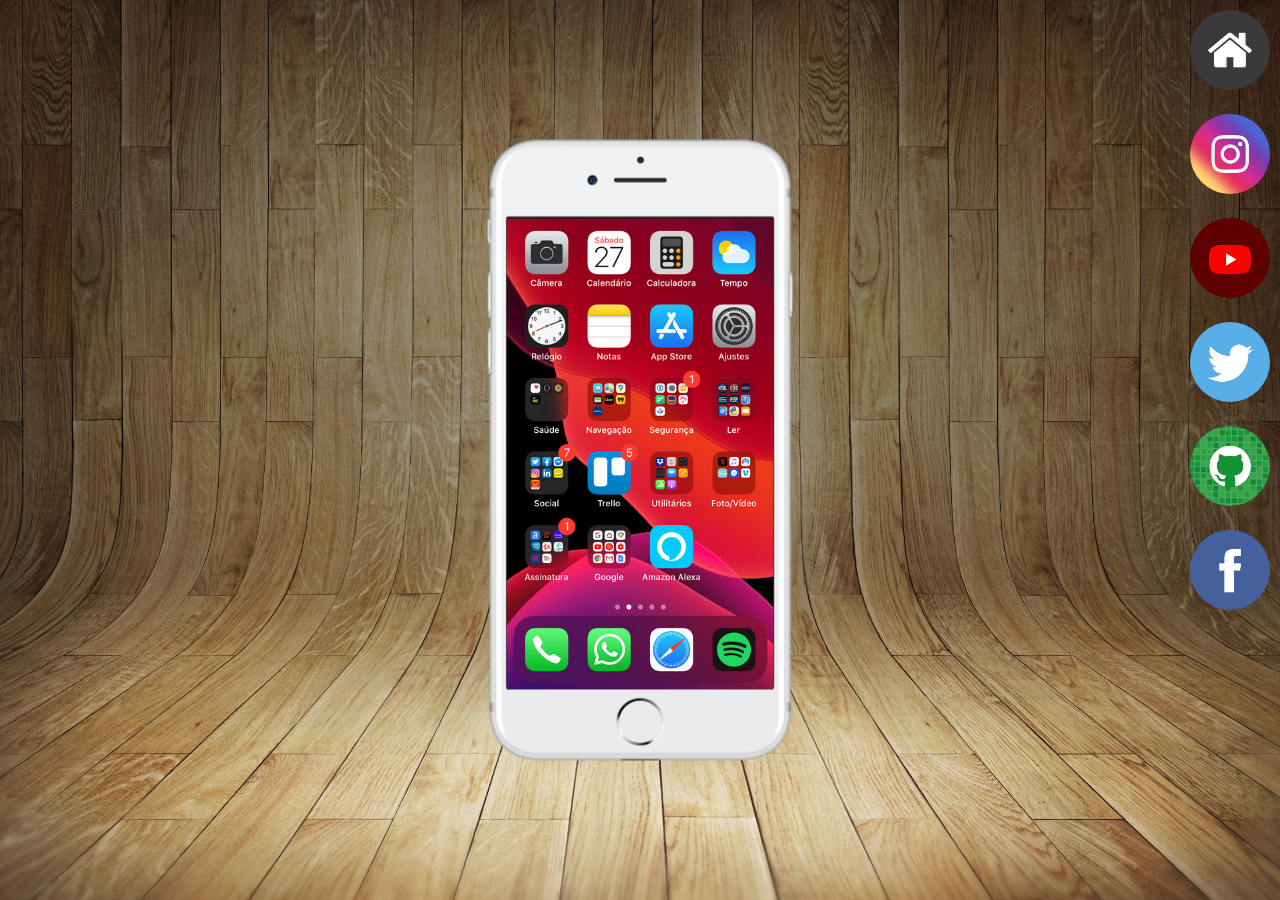
<file: index.html>
<!DOCTYPE html>
<html lang="pt-br">
<head>
    <meta charset="UTF-8">
    <meta name="viewport" content="width=device-width, initial-scale=1.0">
    <title>Projeto redes socias</title>
    <link rel="stylesheet" href="estilos/style.css">
<link rel="shortcut icon" href="favicon.ico" type="image/x-icon">
</head>
<body>
    <main>
        <section id="telefone">

            <iframe src="home.html" name="tela" id="tela" frameborder="0">
                <p>Seu navegador não é compativel com isso.</p>
            </iframe>
            

        </section>
        <section id="redes-sociais">
            <a href="home.html" target="tela"><img src="imagens/logo-home.jpg" alt="home"></a><br>
            <a href="instagram.html" target="tela"><img src="imagens/logo-instagram.jpg" alt="instagram"></a><br>
            <a href="youtube.html" target="tela"><img src="imagens/logo-youtube.jpg" alt="youtube"></a><br>
            <a href="twiter.html" target="tela"><img src="imagens/logo-twitter.jpg" alt="twiter"></a><br>
            <a href="github.html" target="tela"><img src="imagens/logo-github.jpg" alt="git hub"></a><br>
            <a href="facebook.html" target="tela"><img src="imagens/logo-facebook.jpg" alt="facebok"></a>

        </section>
    </main>
    
</body>
</html>
</file>
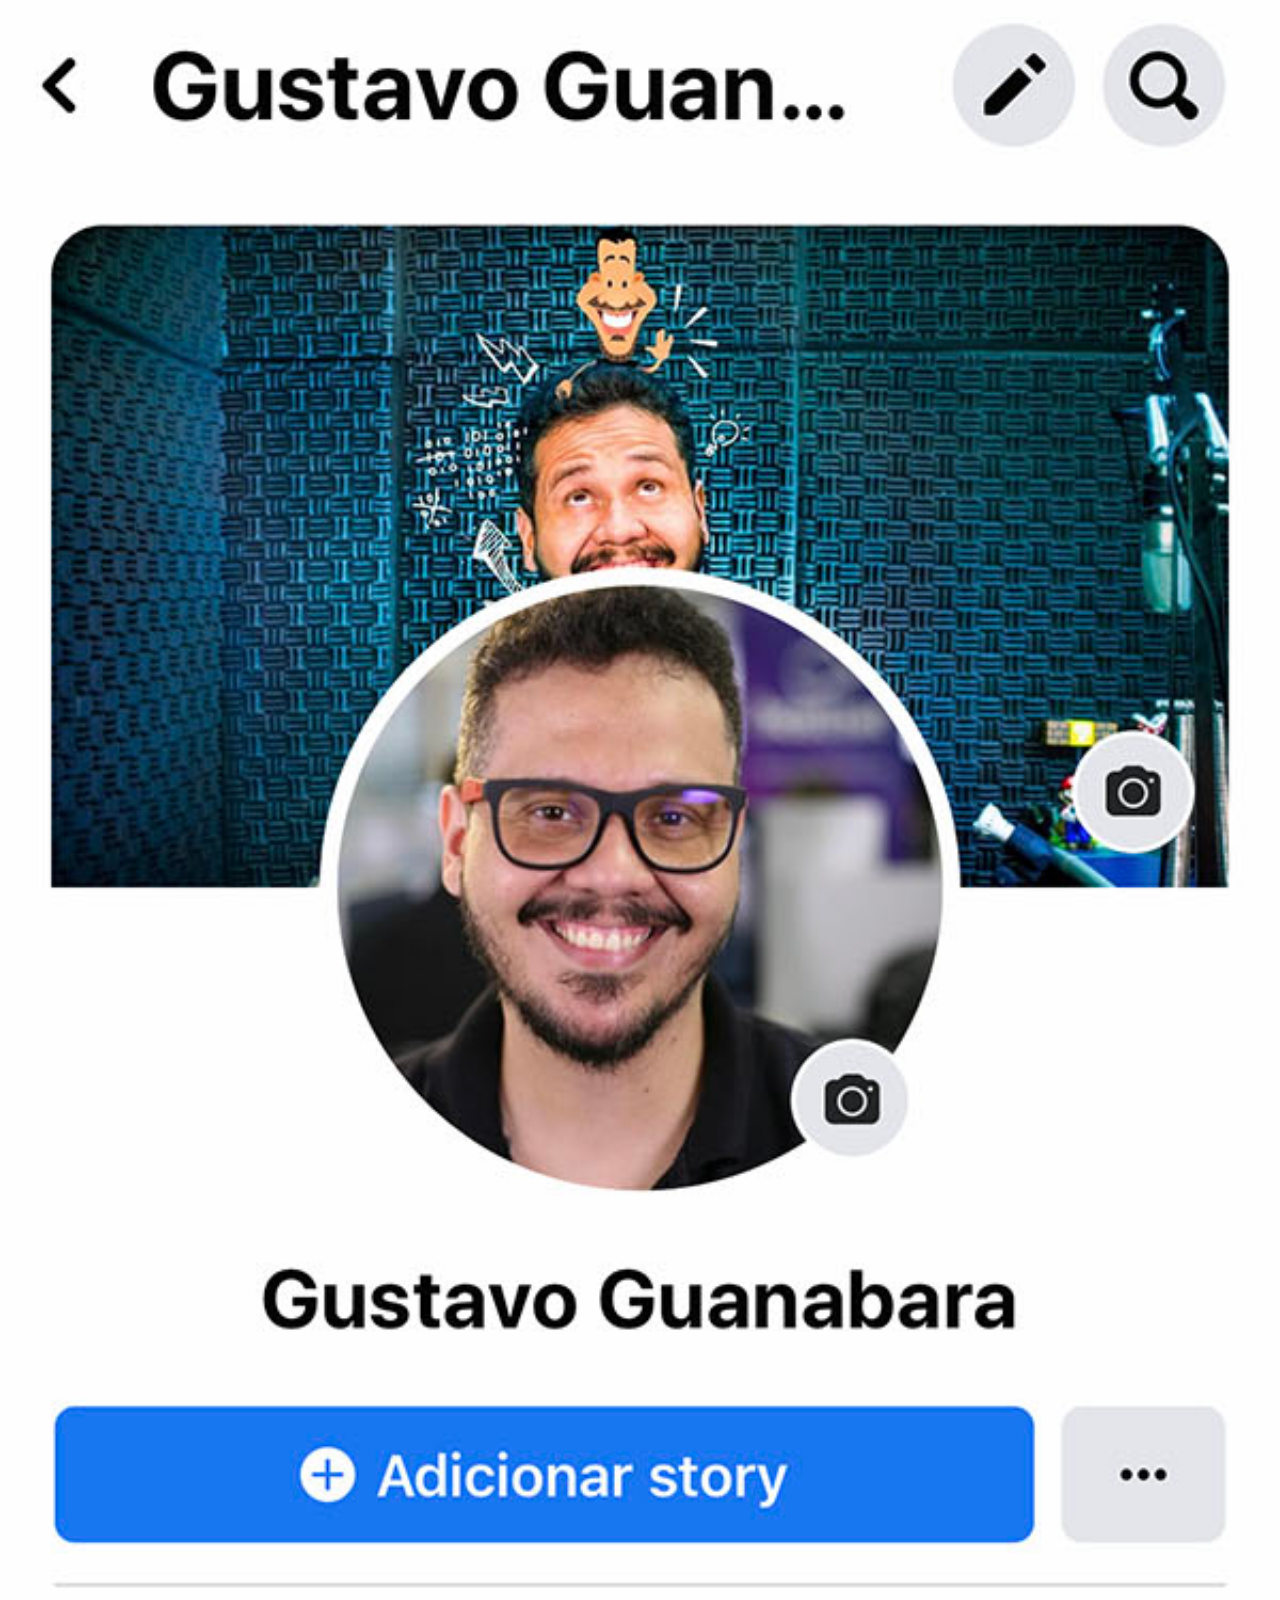
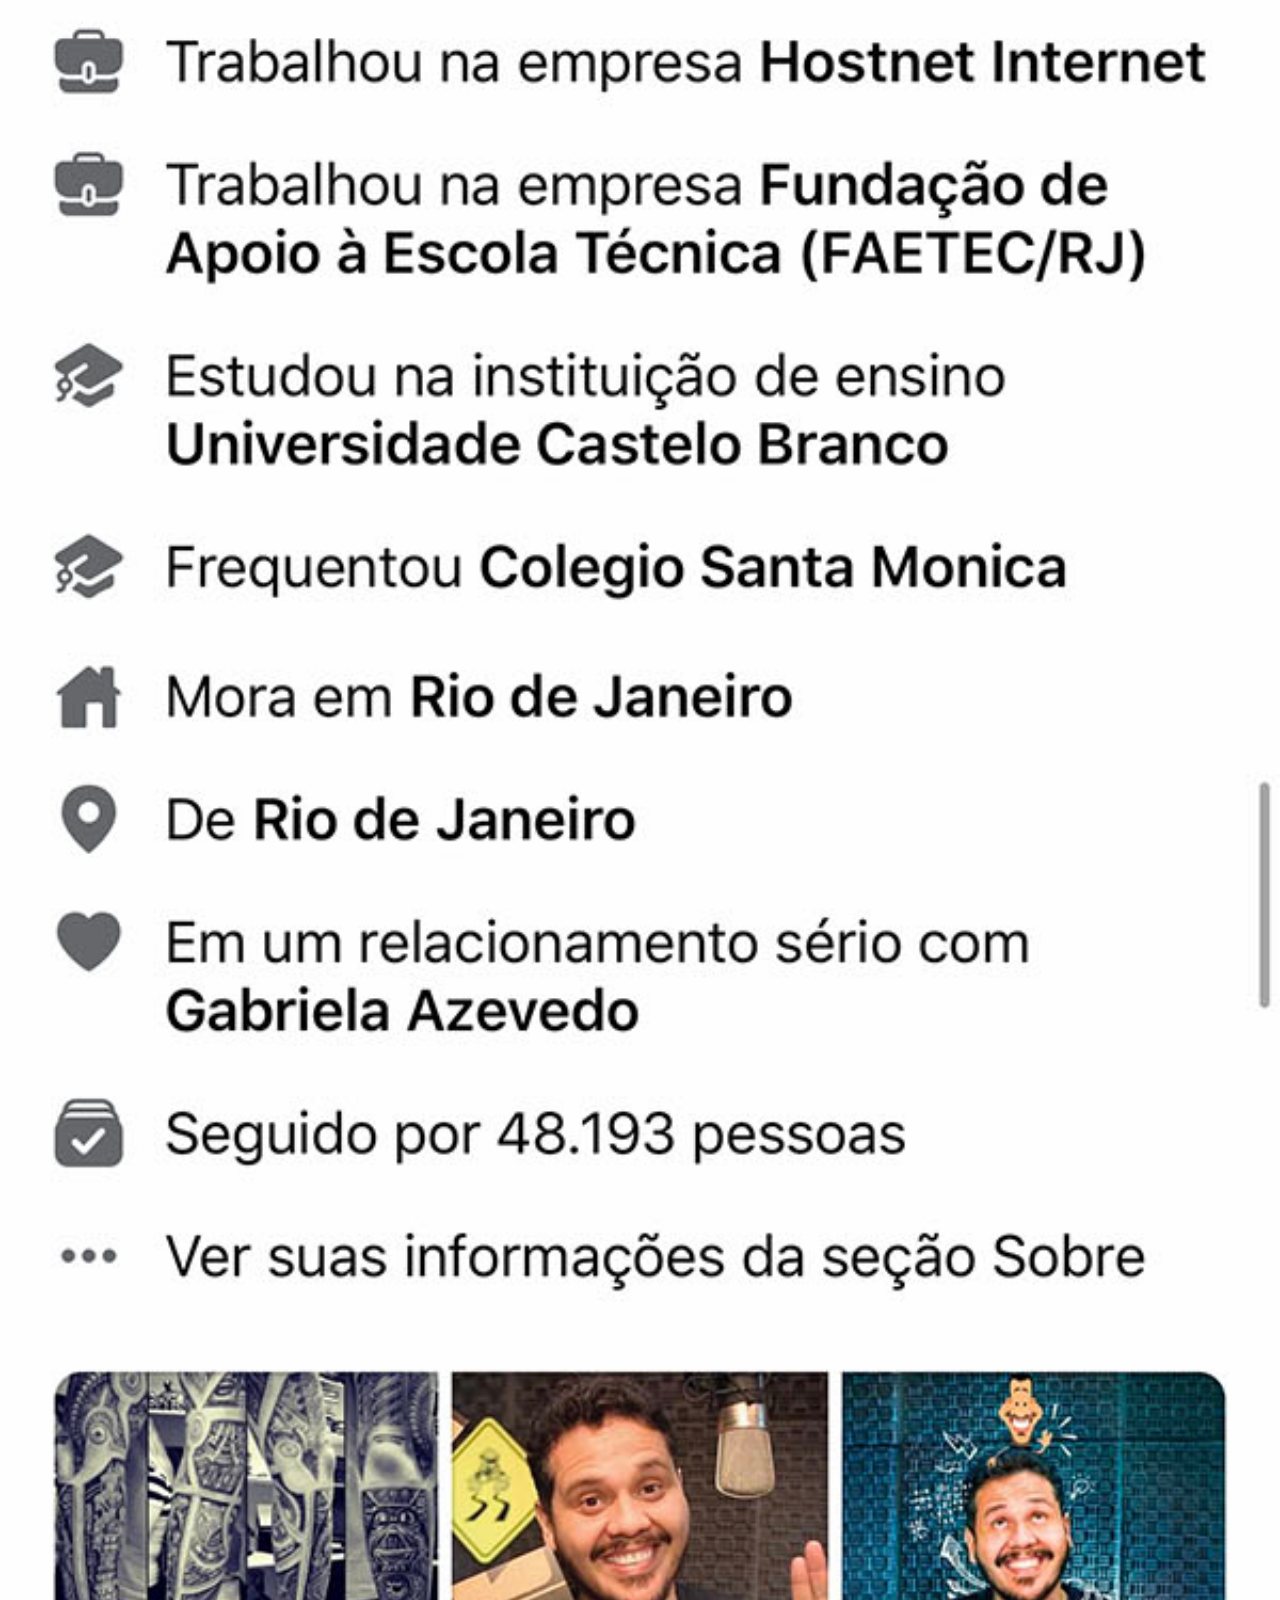
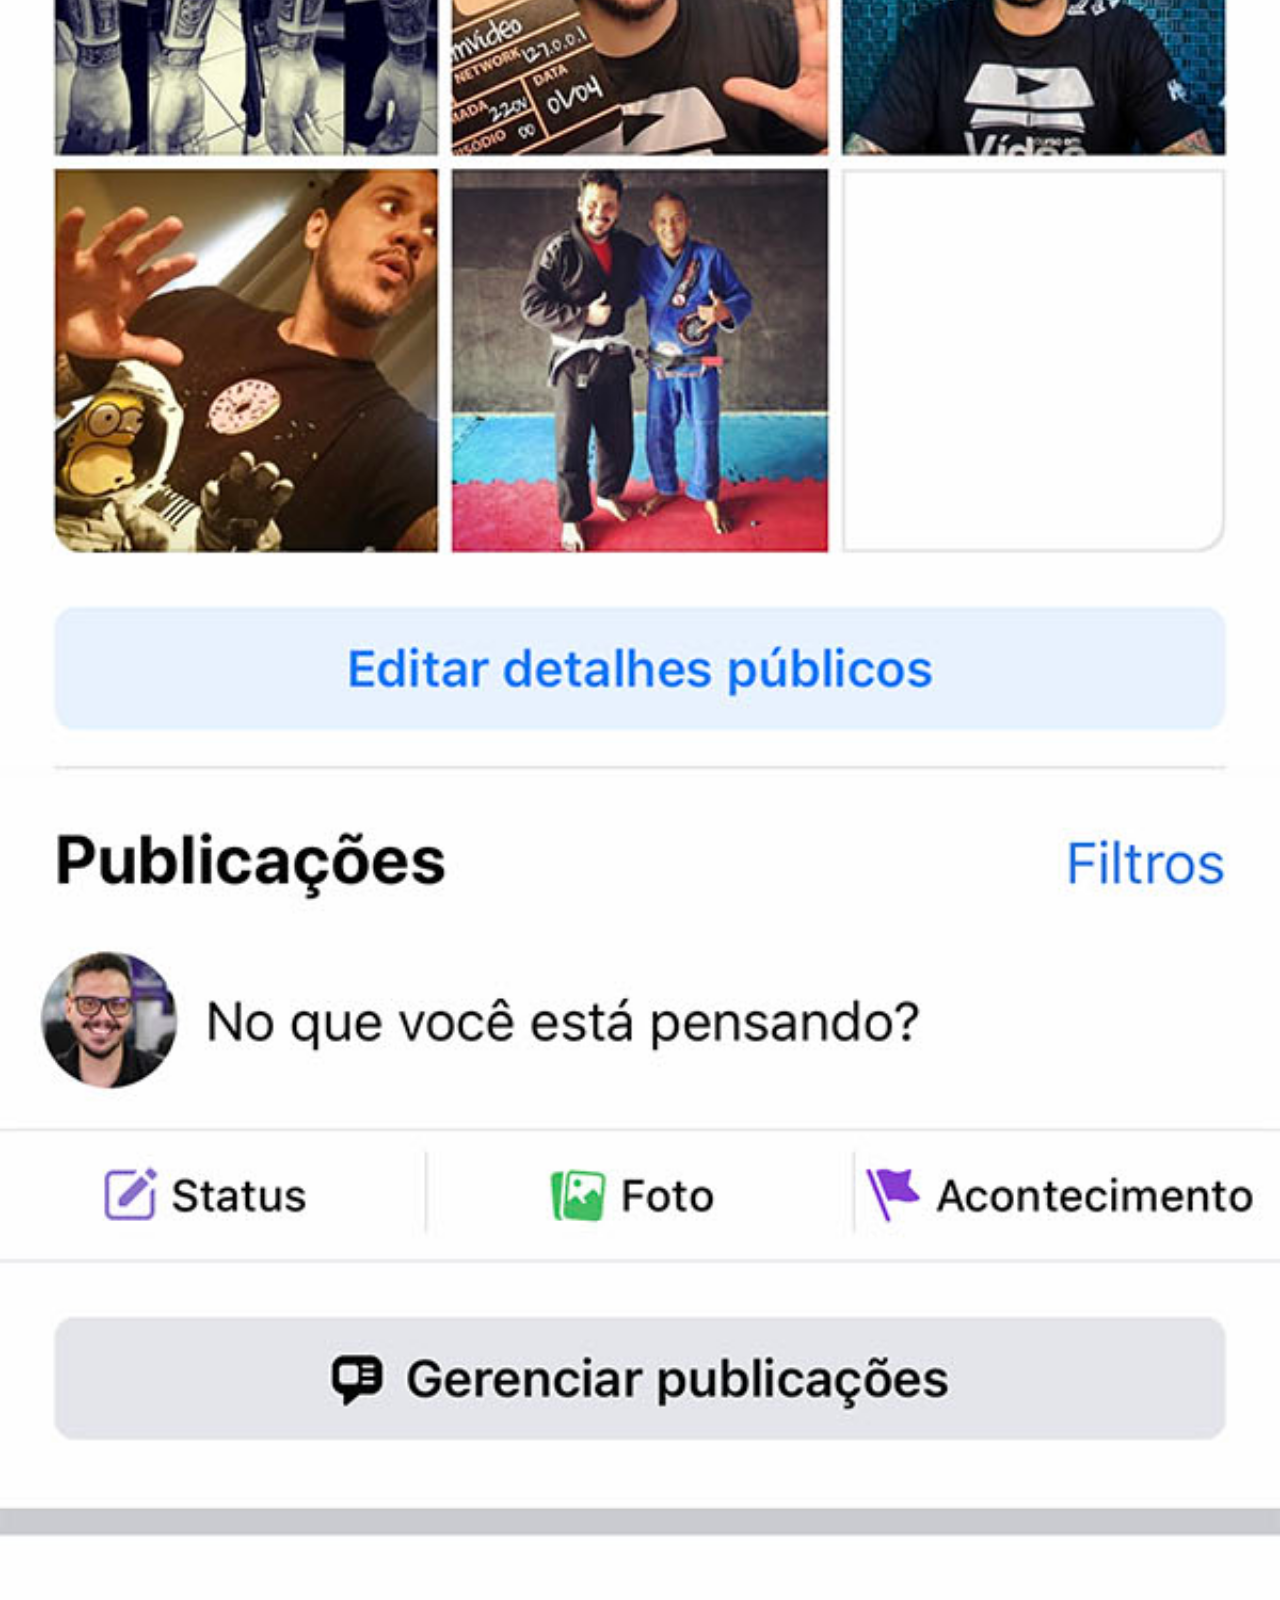
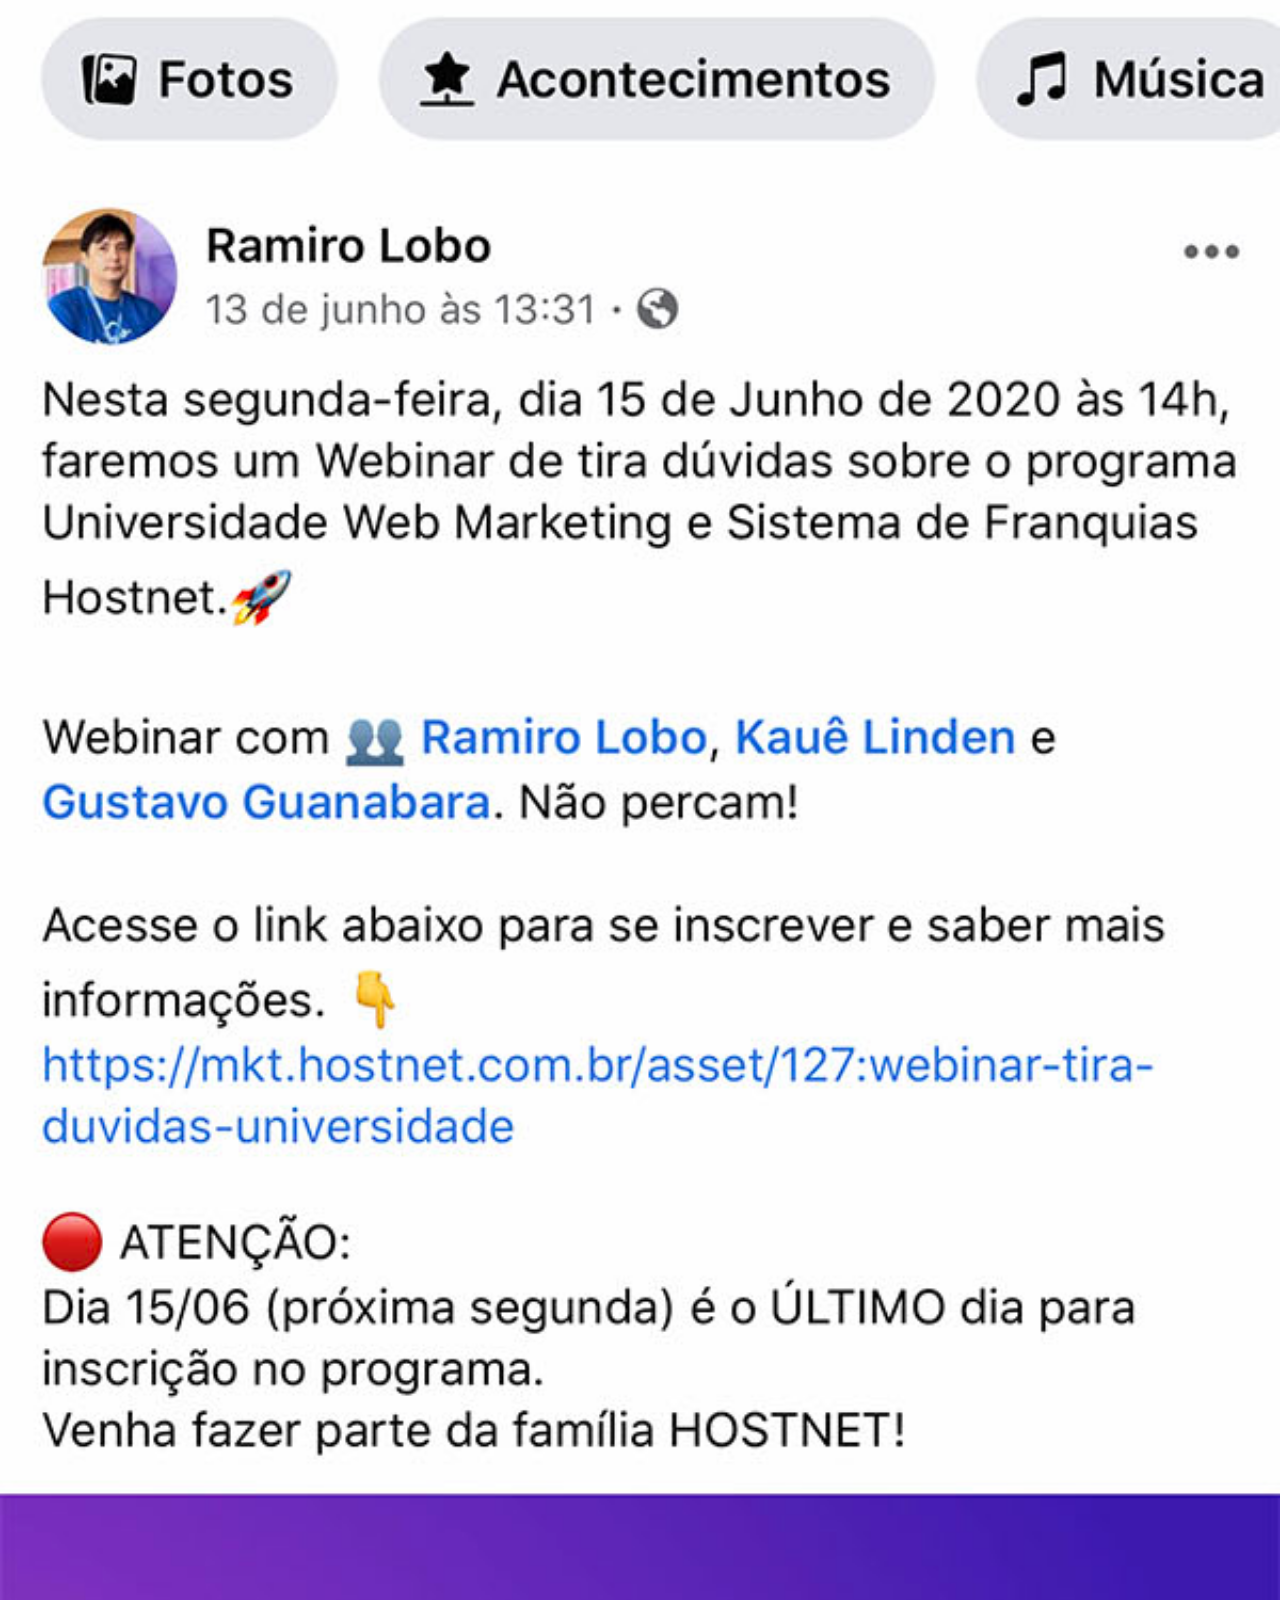
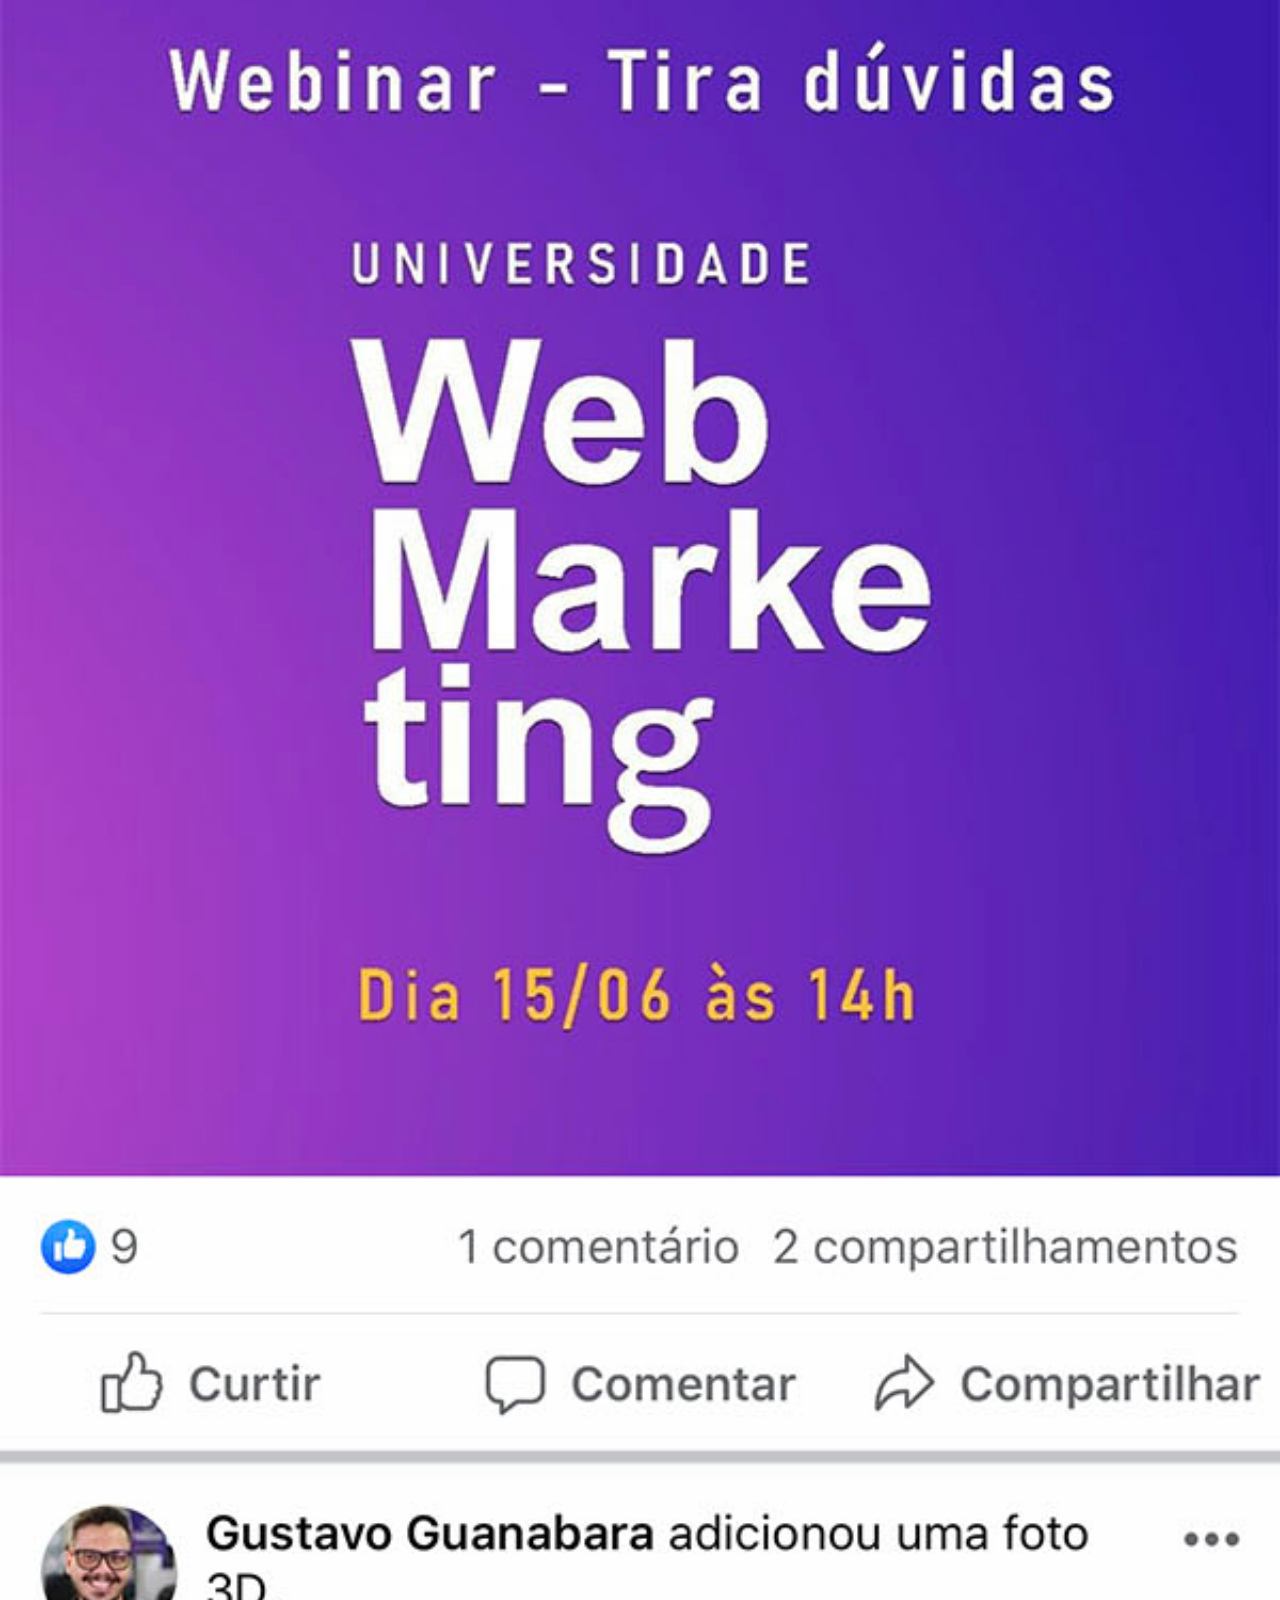
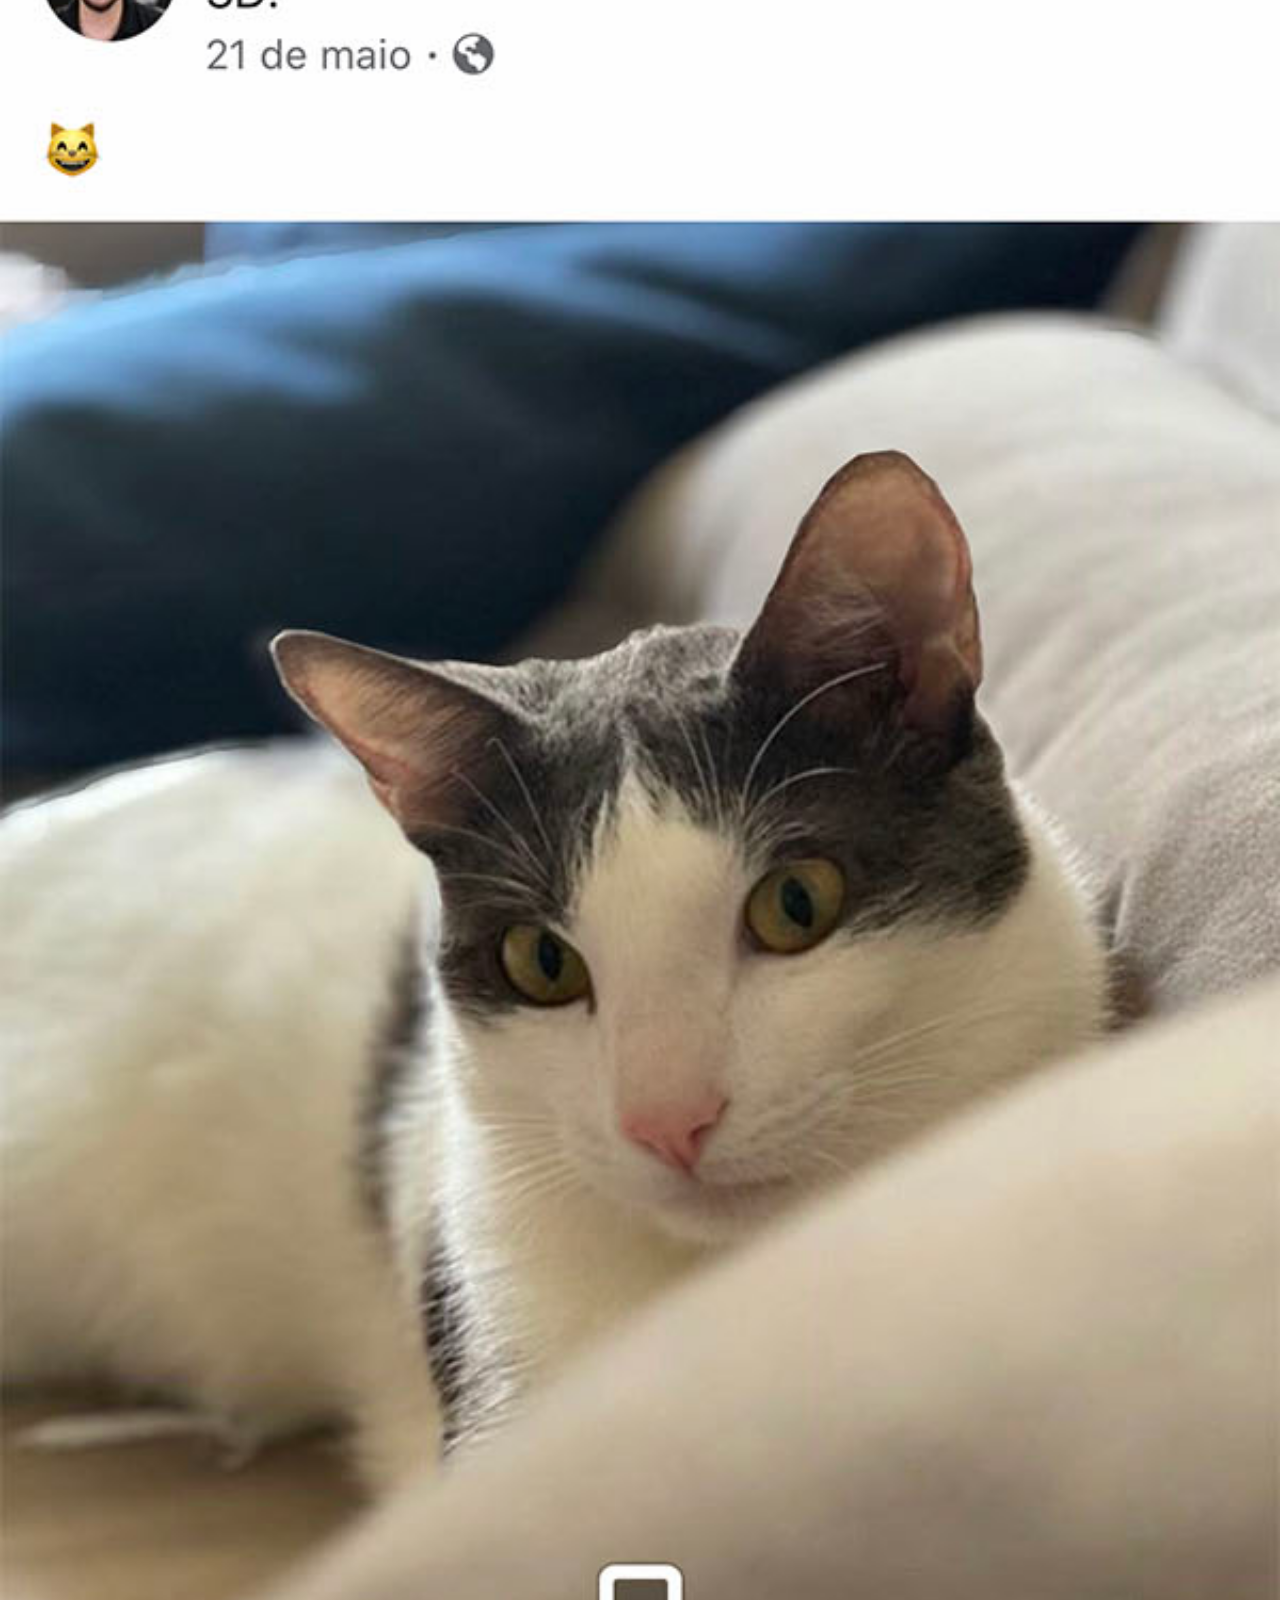
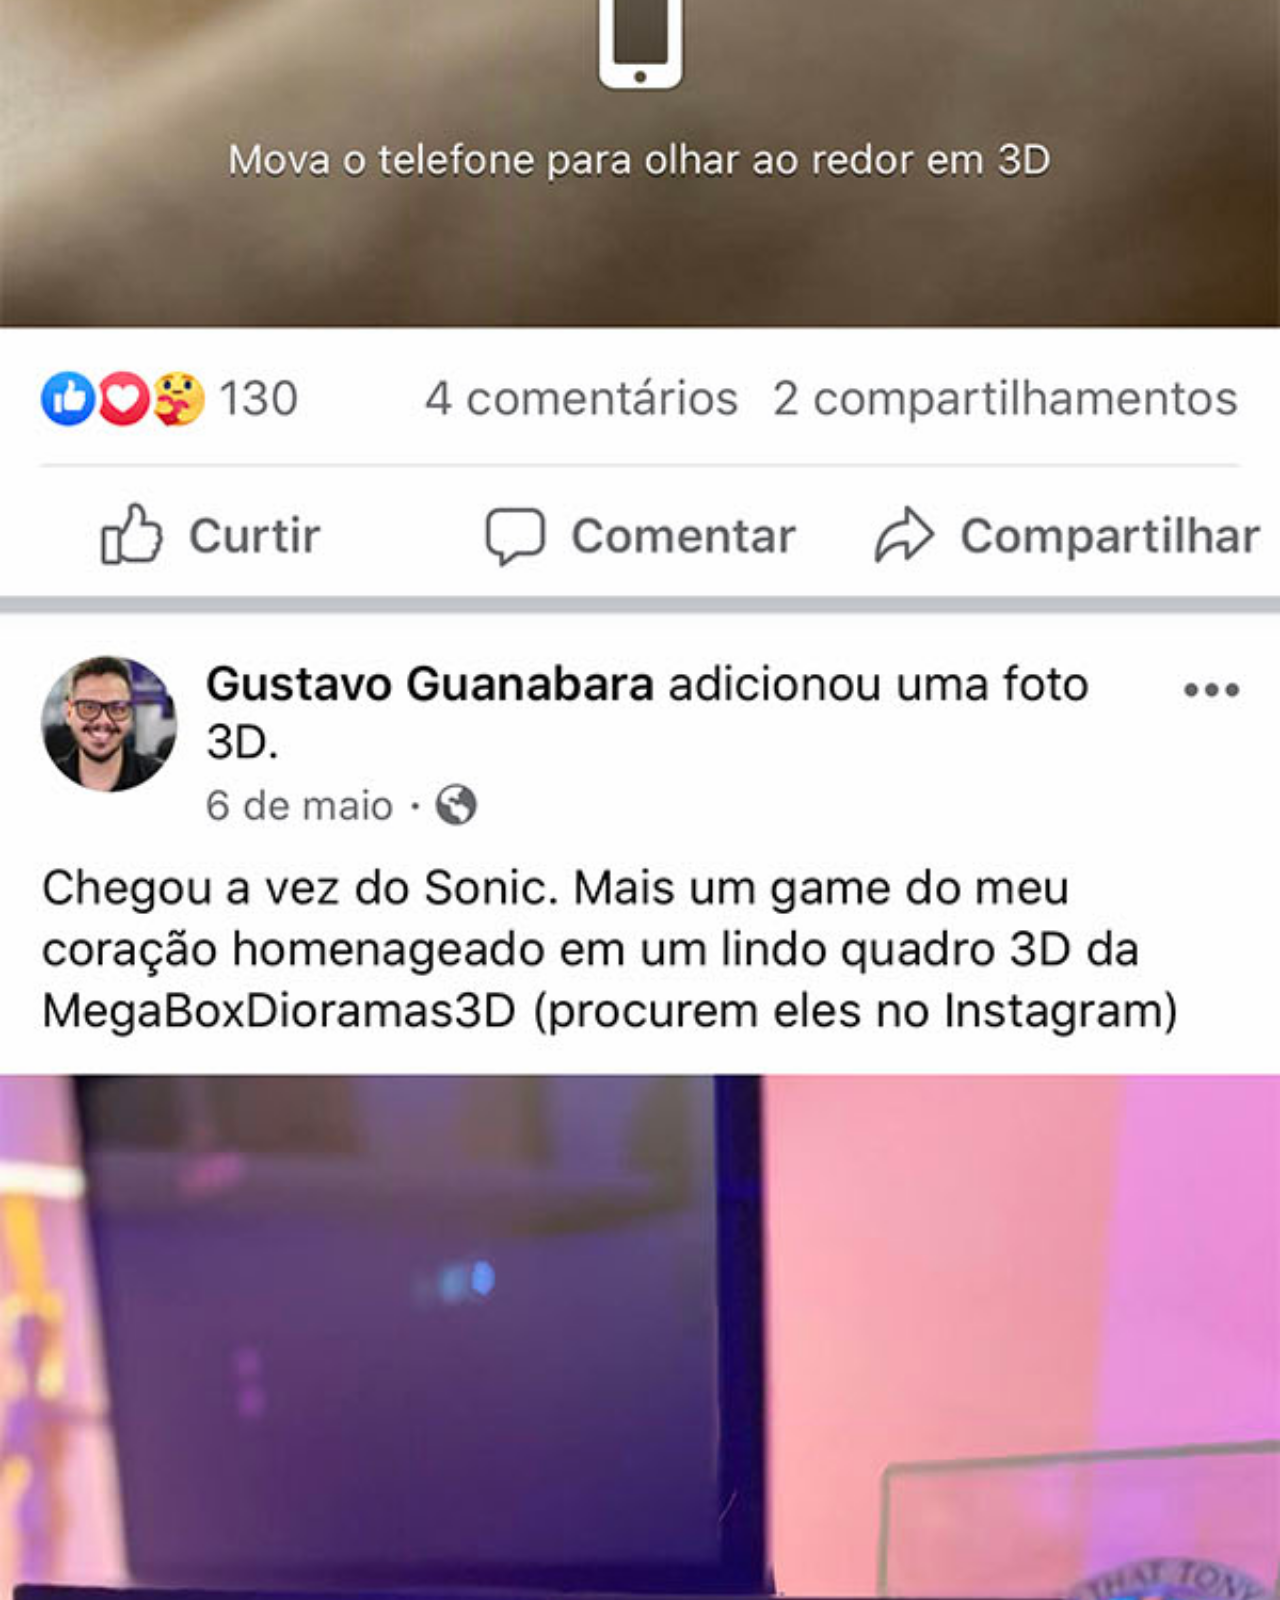
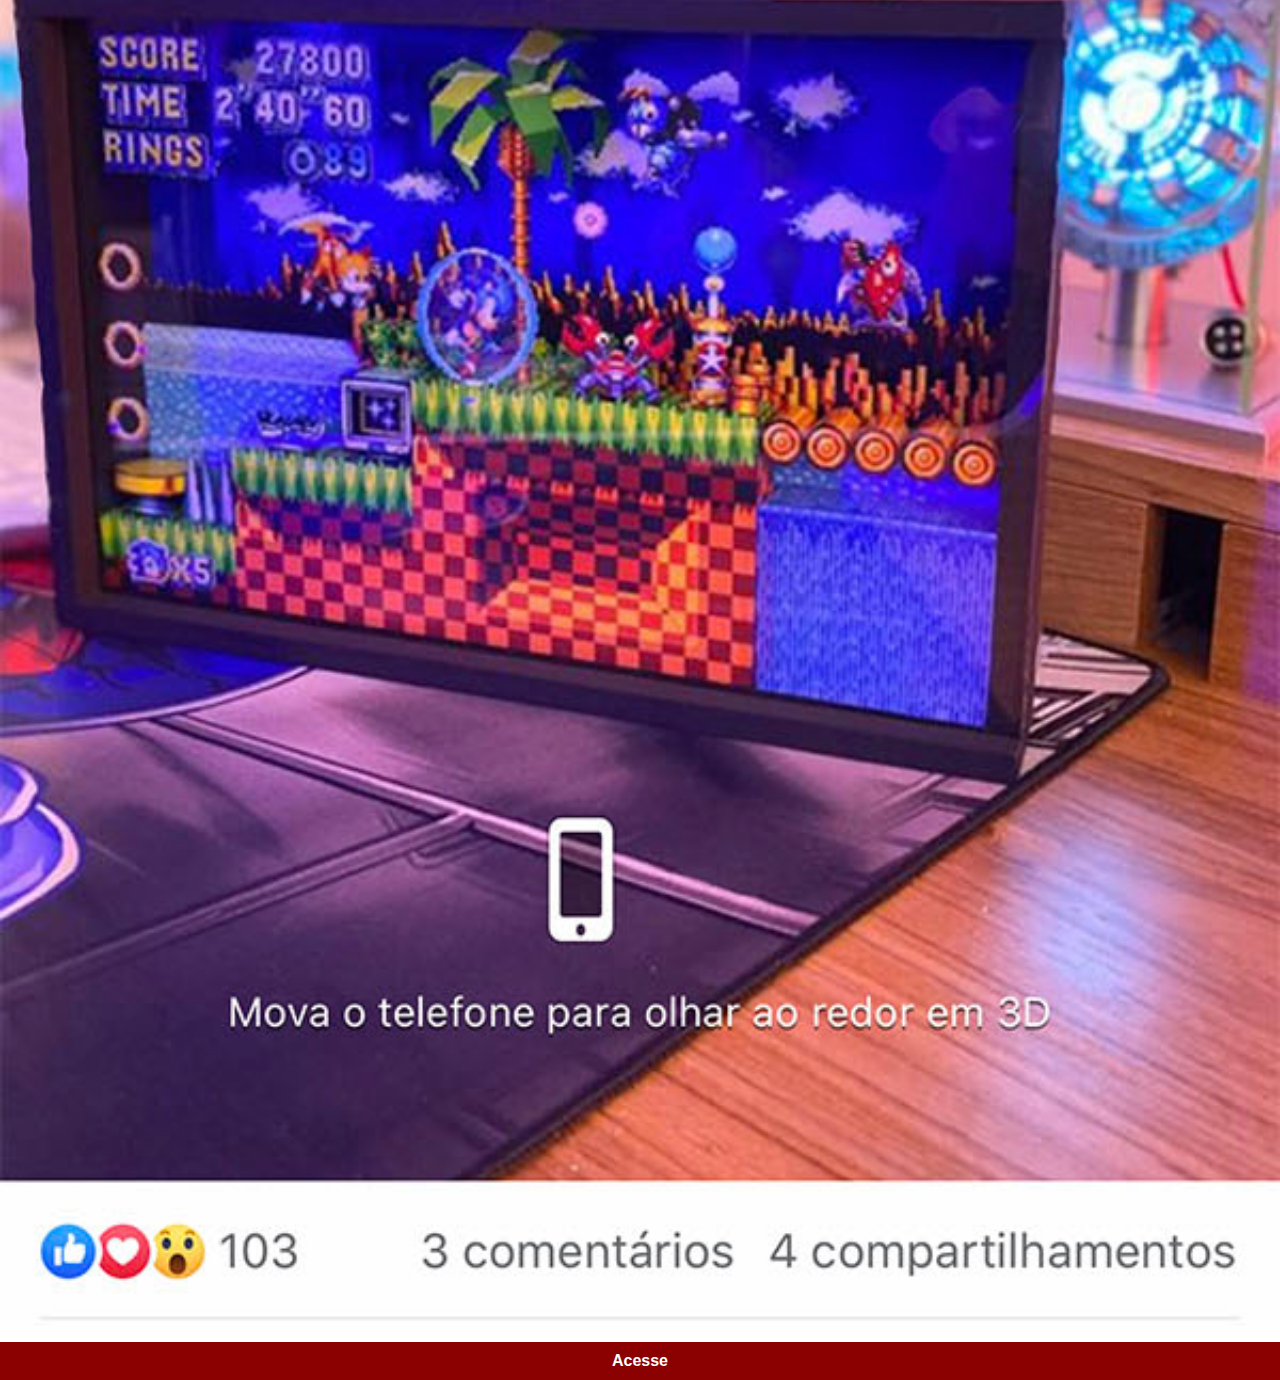
<file: facebook.html>
<!DOCTYPE html>
<html lang="pt=br">
<head>
    <meta charset="UTF-8">
    <meta name="viewport" content="width=device-width, initial-scale=1.0">
    <title>Facebook</title>
    <link rel="stylesheet" href="estilos/style-social.css">
  
</head>
<body>
    <img src="imagens/tela-facebook.jpg" alt="facebok">
    <a href="https://www.facebook.com/FagnerMcz" target="_blank">Acesse</a>
    
</body>
</html>
</file>
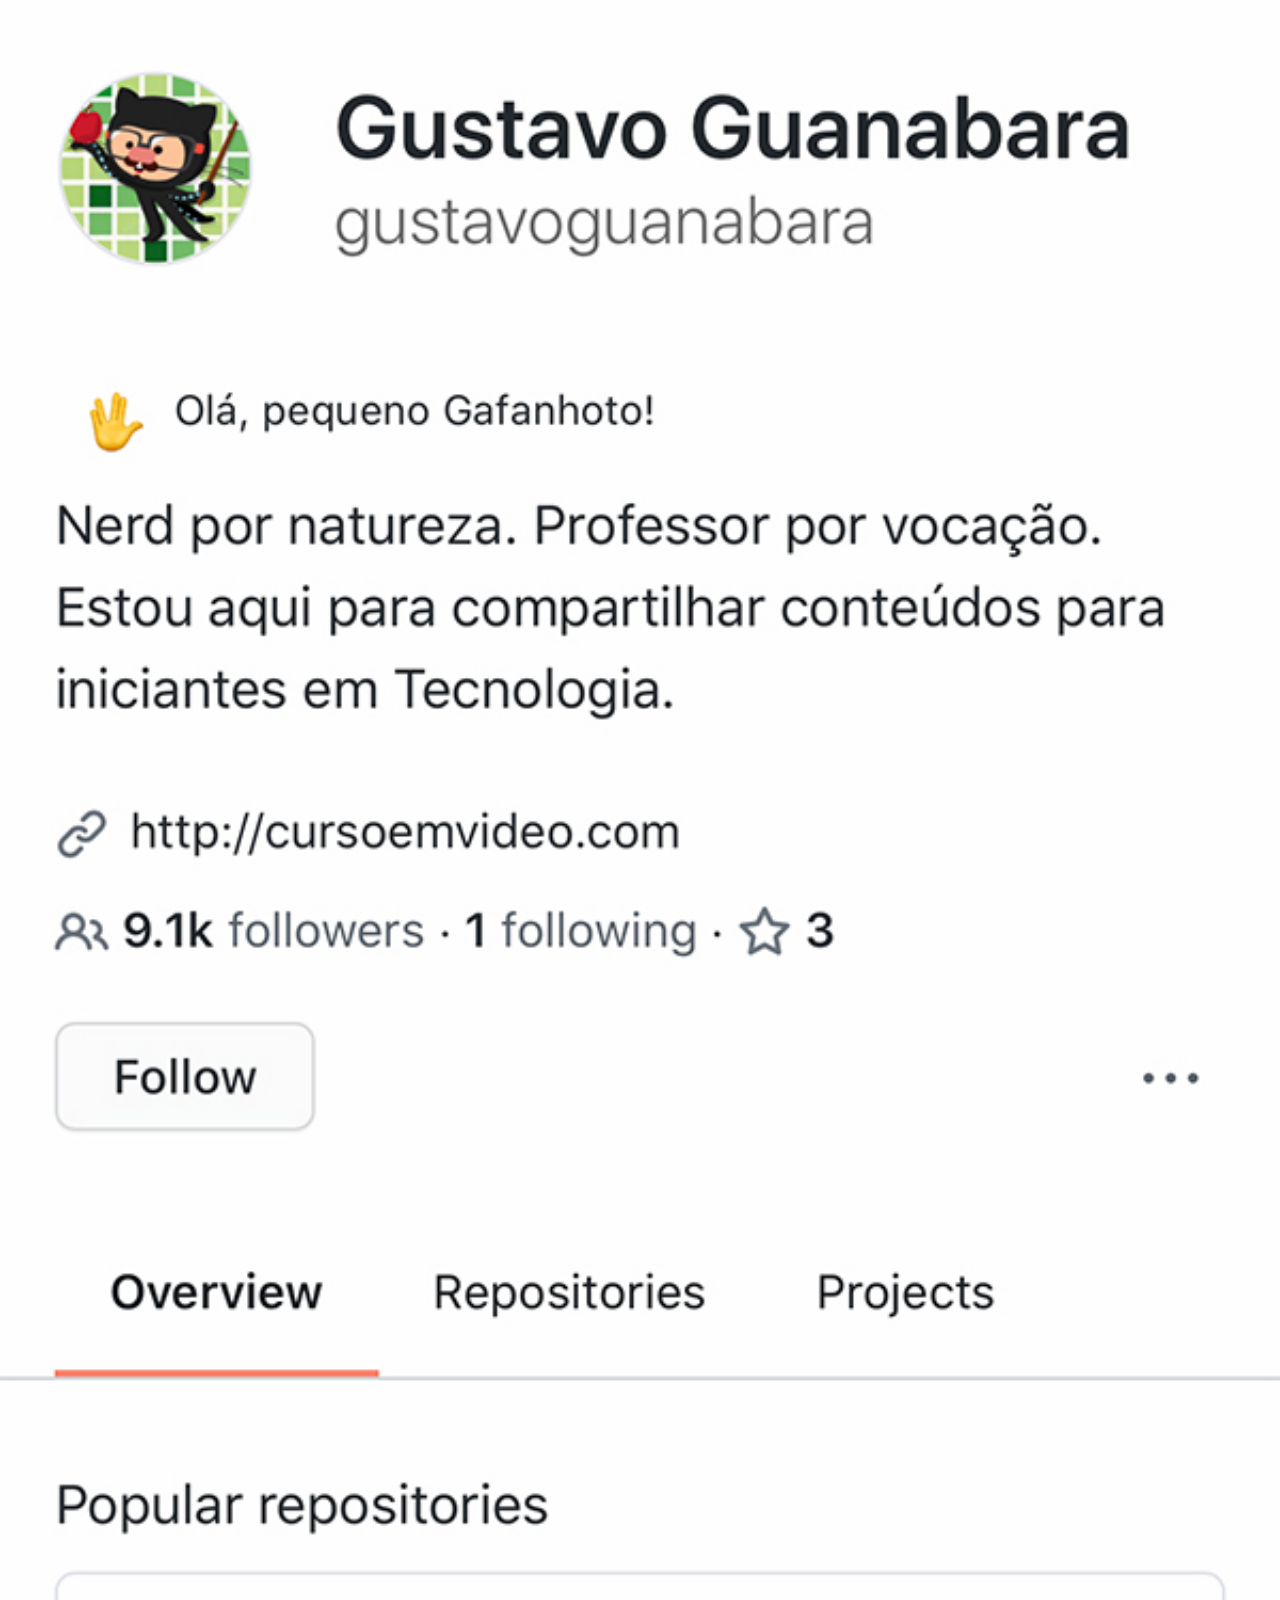
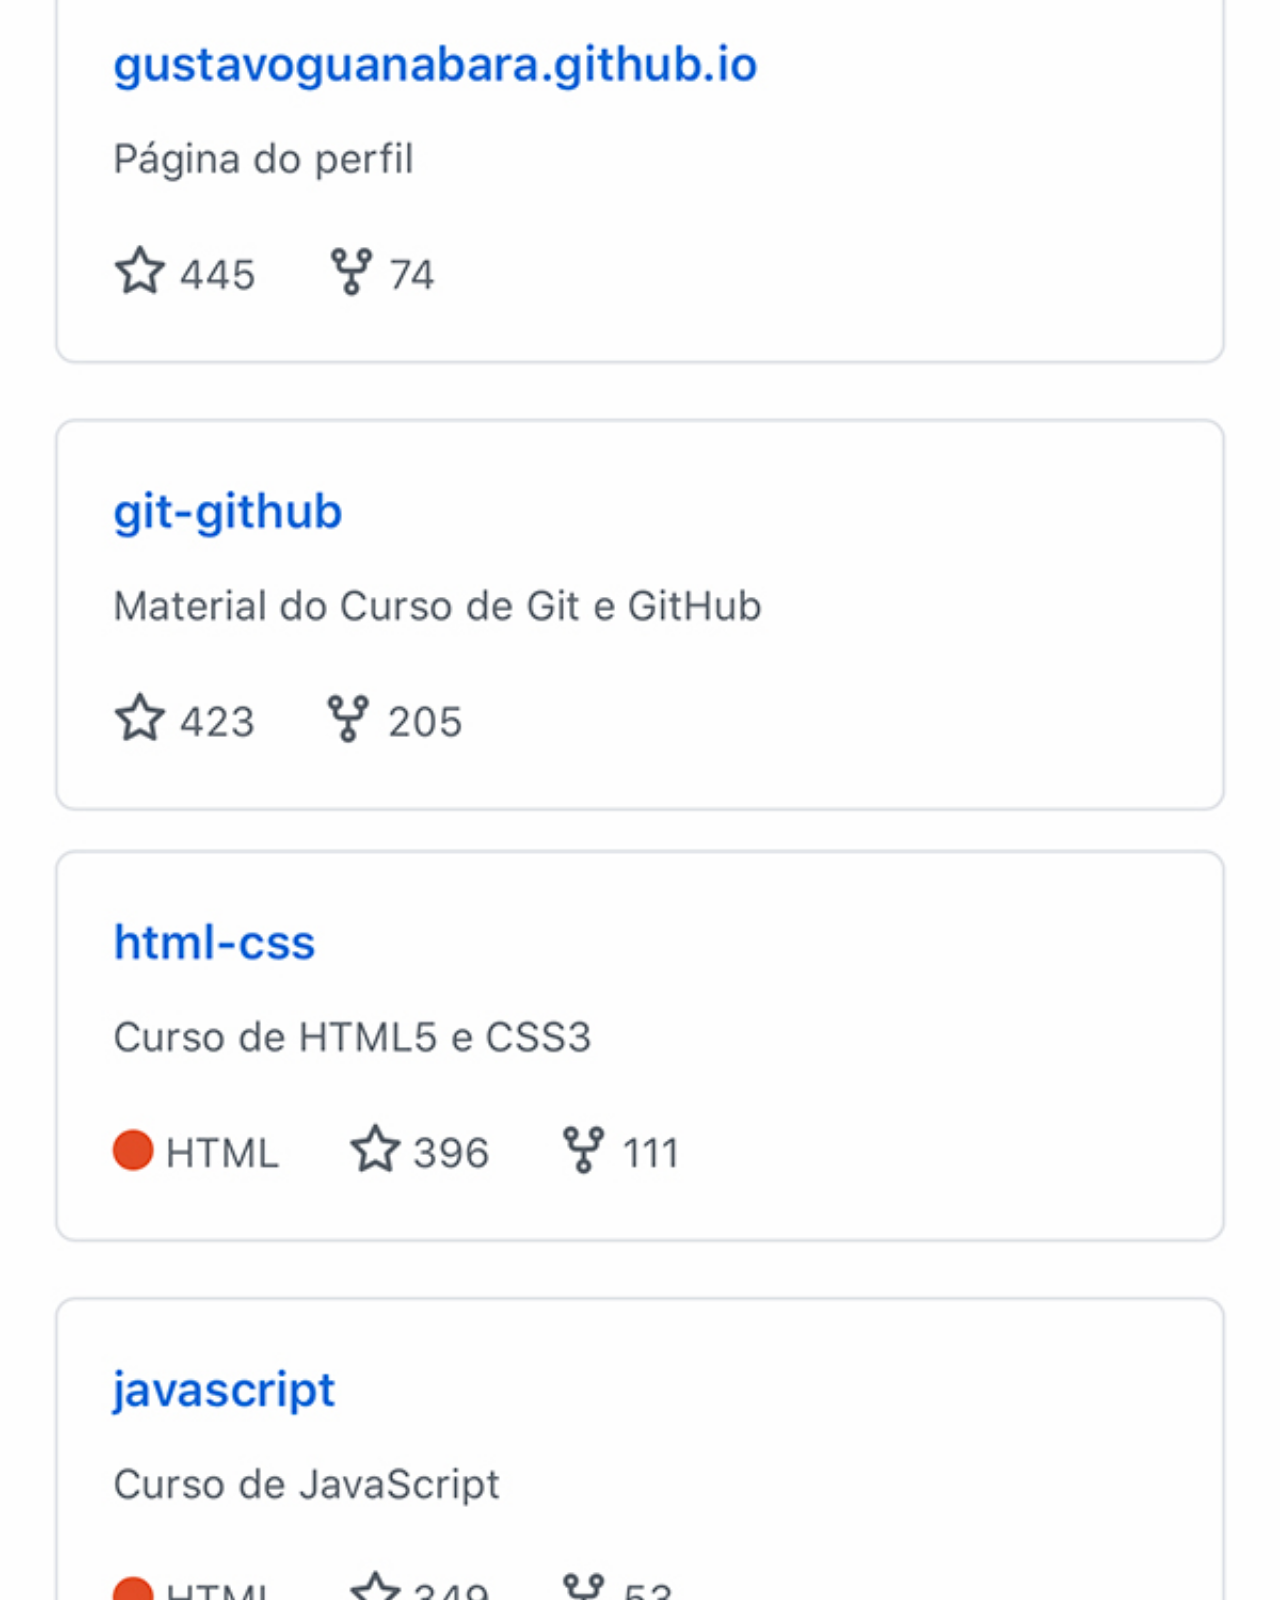
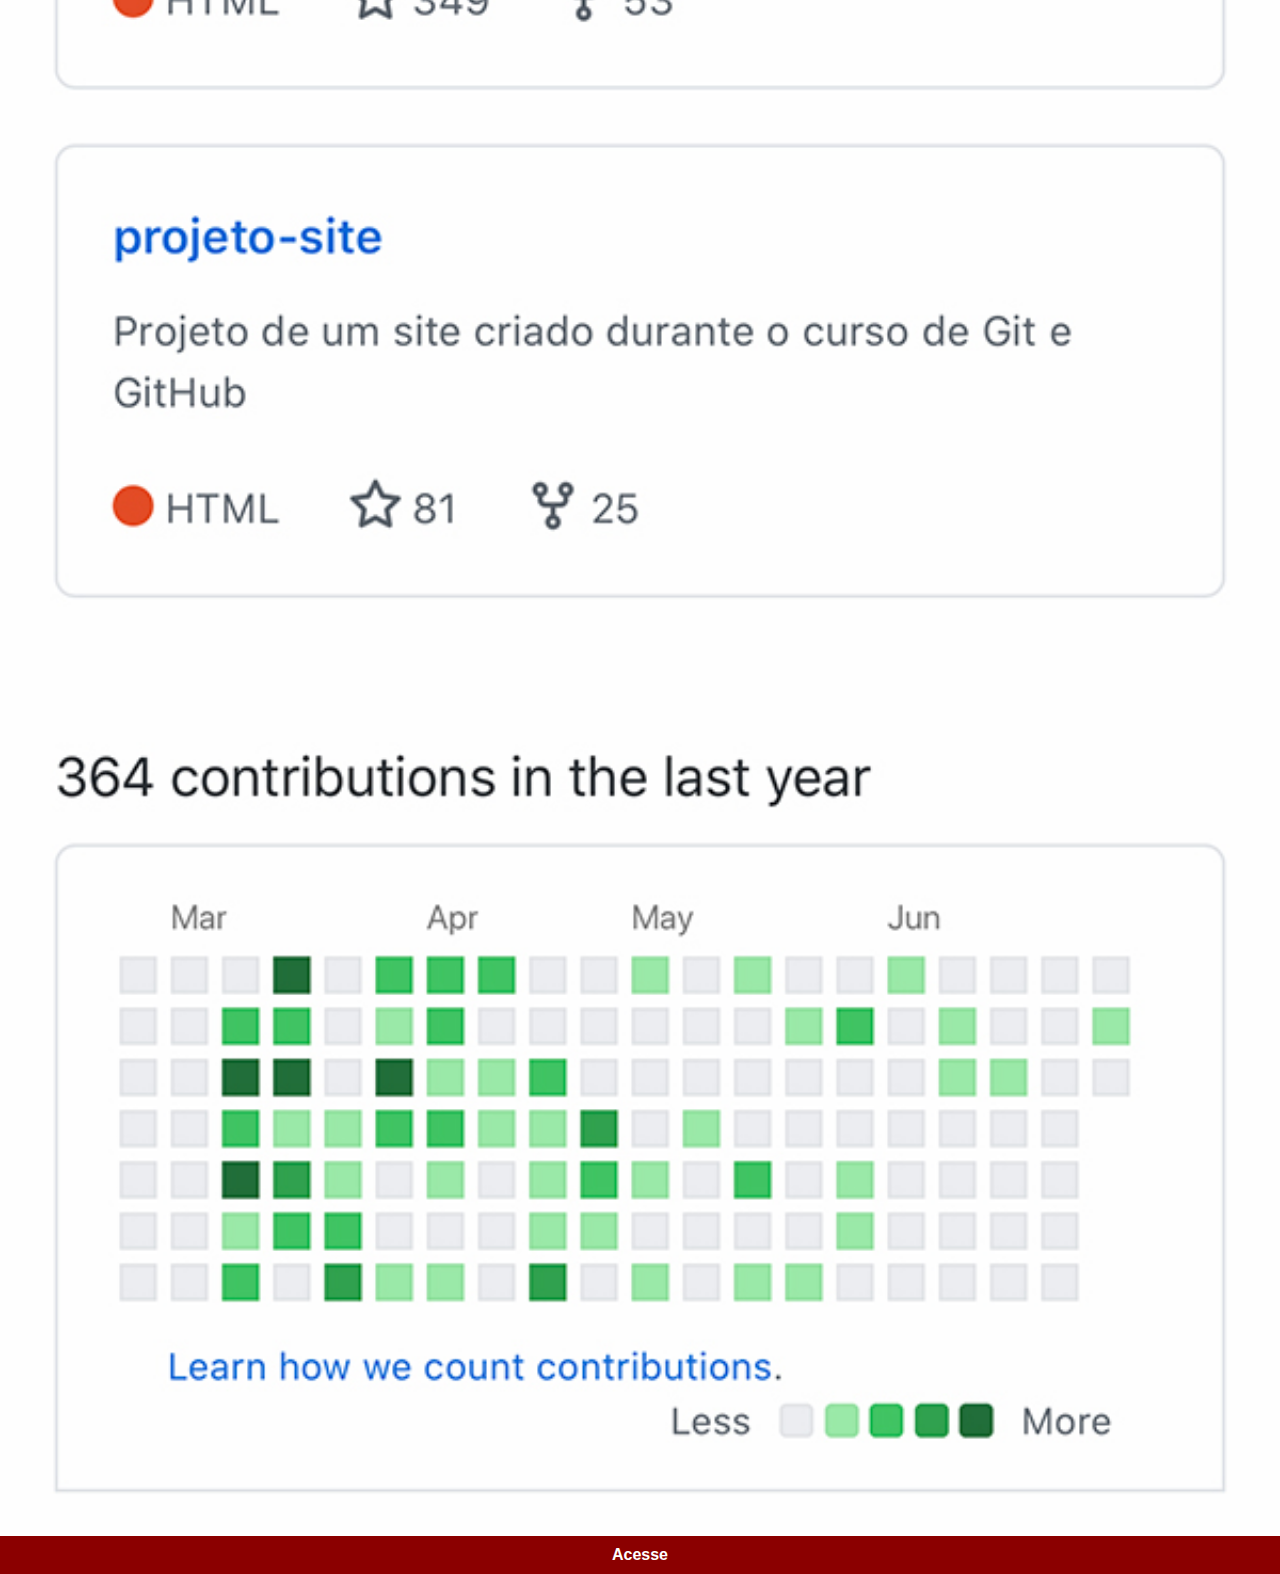
<file: github.html>
<!DOCTYPE html>
<html lang="pt-br">
<head>
    <meta charset="UTF-8">
    <meta name="viewport" content="width=device-width, initial-scale=1.0">
    <title>Github</title>
    <link rel="stylesheet" href="estilos/style-social.css">
    
</head>
<body>
    <img src="imagens/tela-github.jpg" alt="Github">
    <a href="https://github.com/RenatoFagner84" target="_blank">Acesse</a>
    
</body>
</html>
</file>
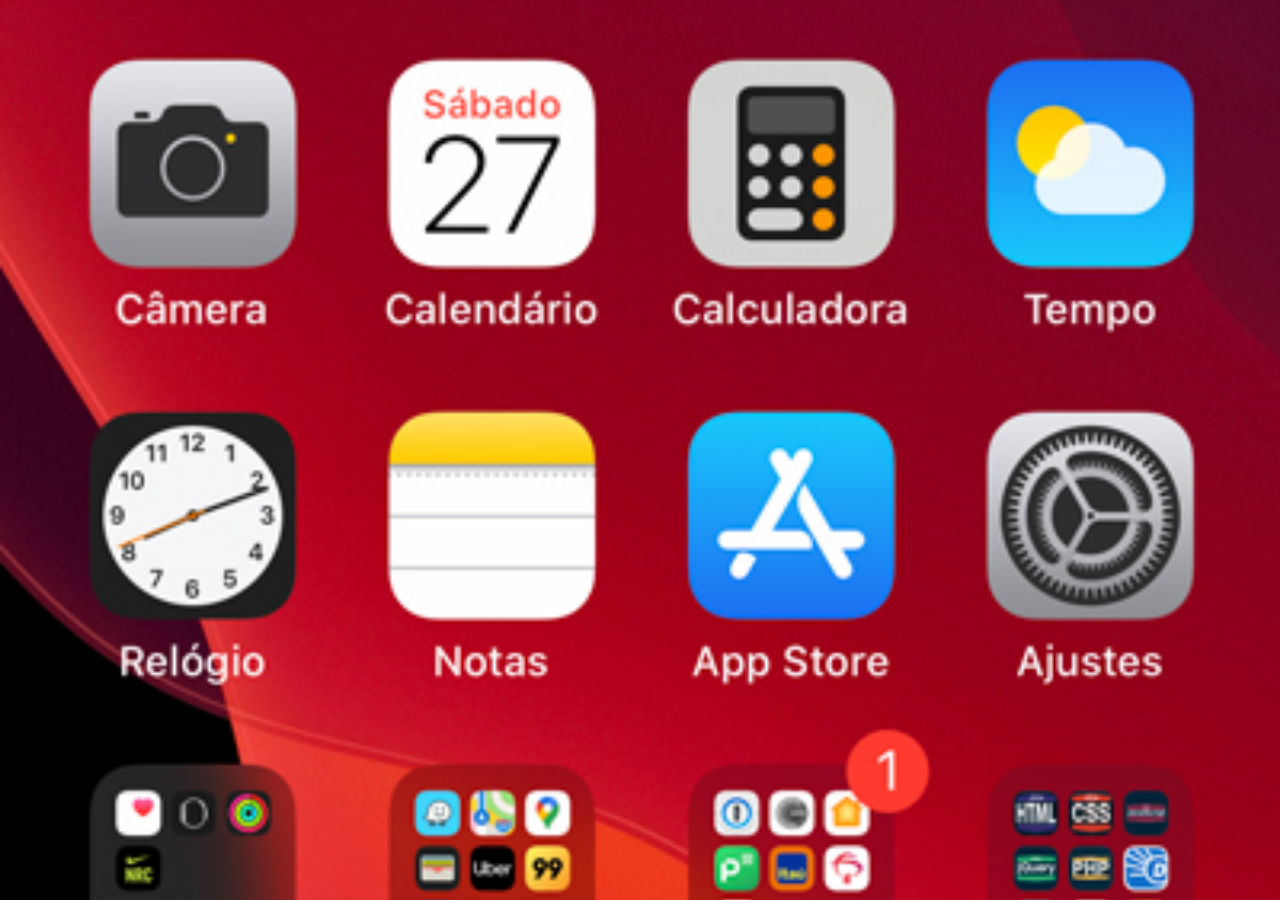
<file: home.html>
<!DOCTYPE html>
<html lang="pt-br">
<head>
    <meta charset="UTF-8">
    <meta name="viewport" content="width=device-width, initial-scale=1.0">
    <title>Home</title>
    <style>
    *{
        margin: 0px;
        padding: 0px;
    }
    body{
        width: 100vw;
        height: 100vh;
        background: black url(imagens/tela-home.jpg)no-repeat top center;
        background-size: cover;
    }
    </style>
</head>
<body>
    
</body>
</html>
</file>
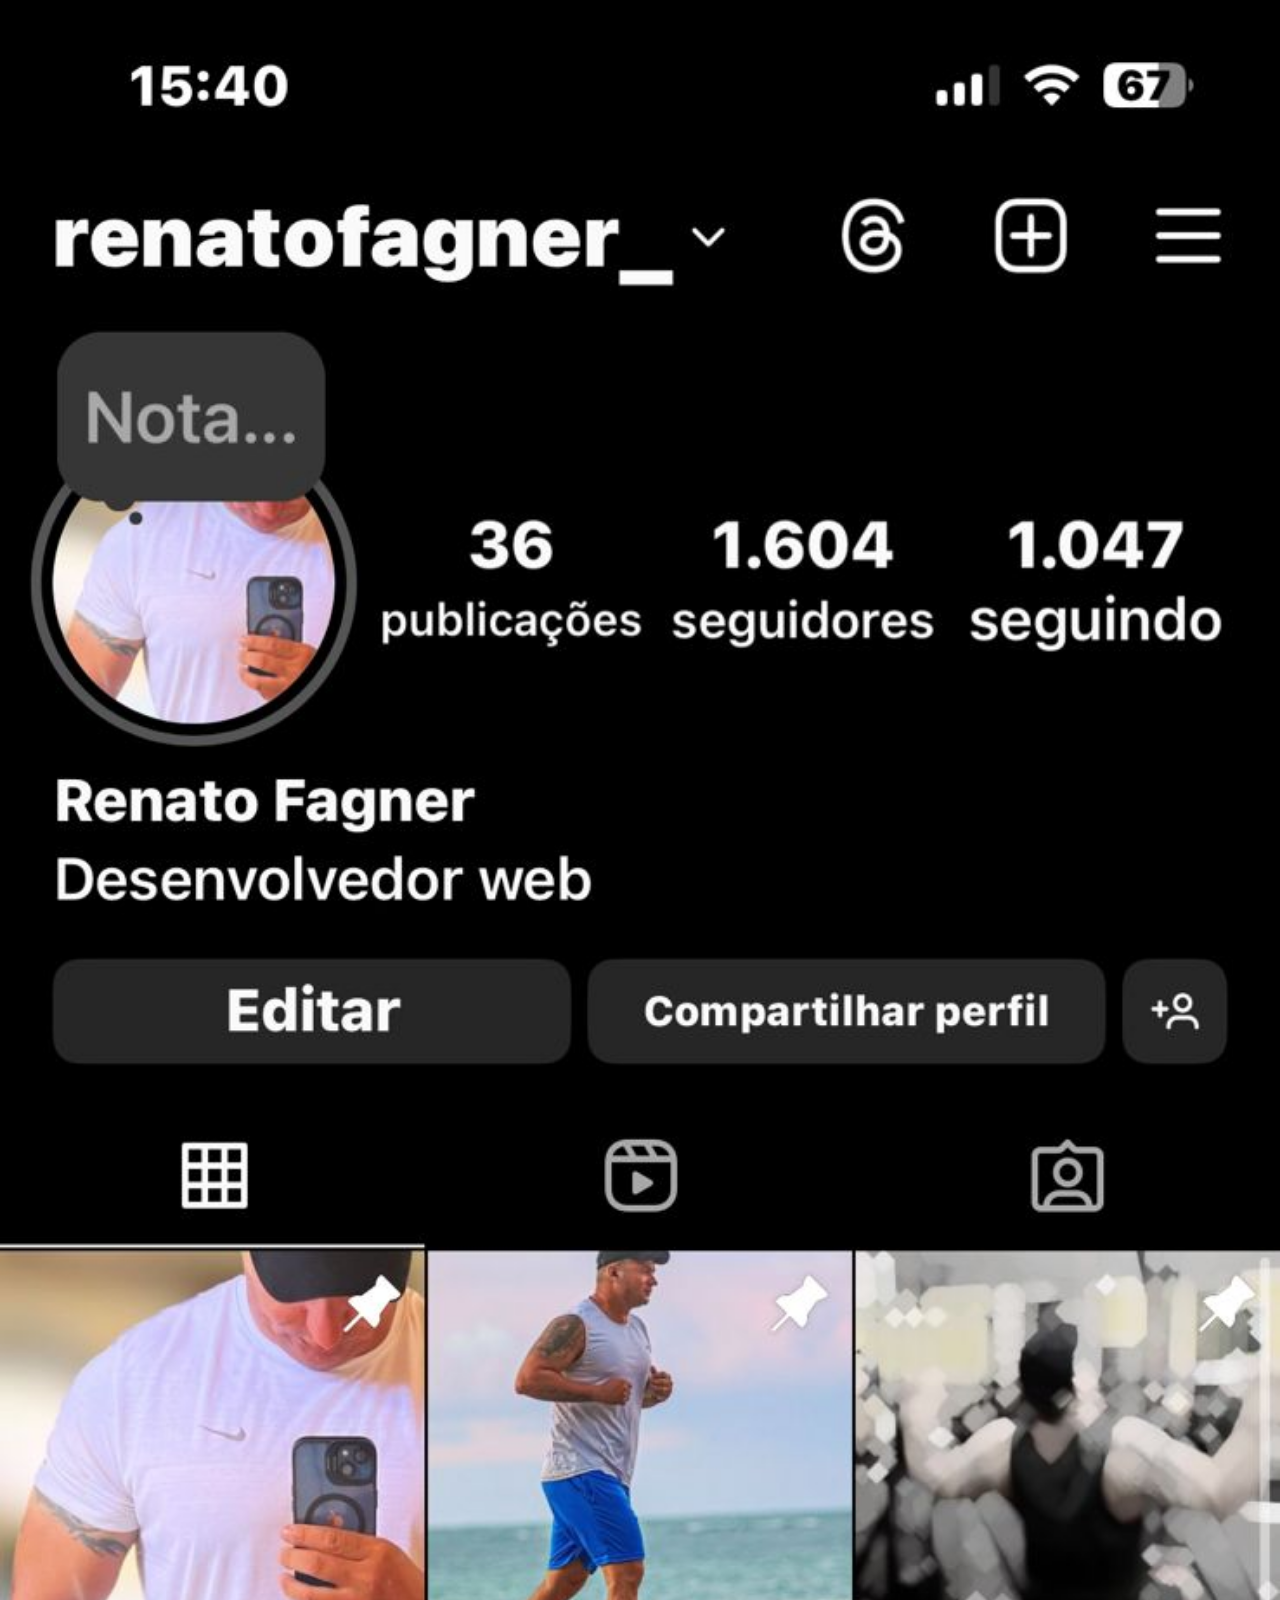
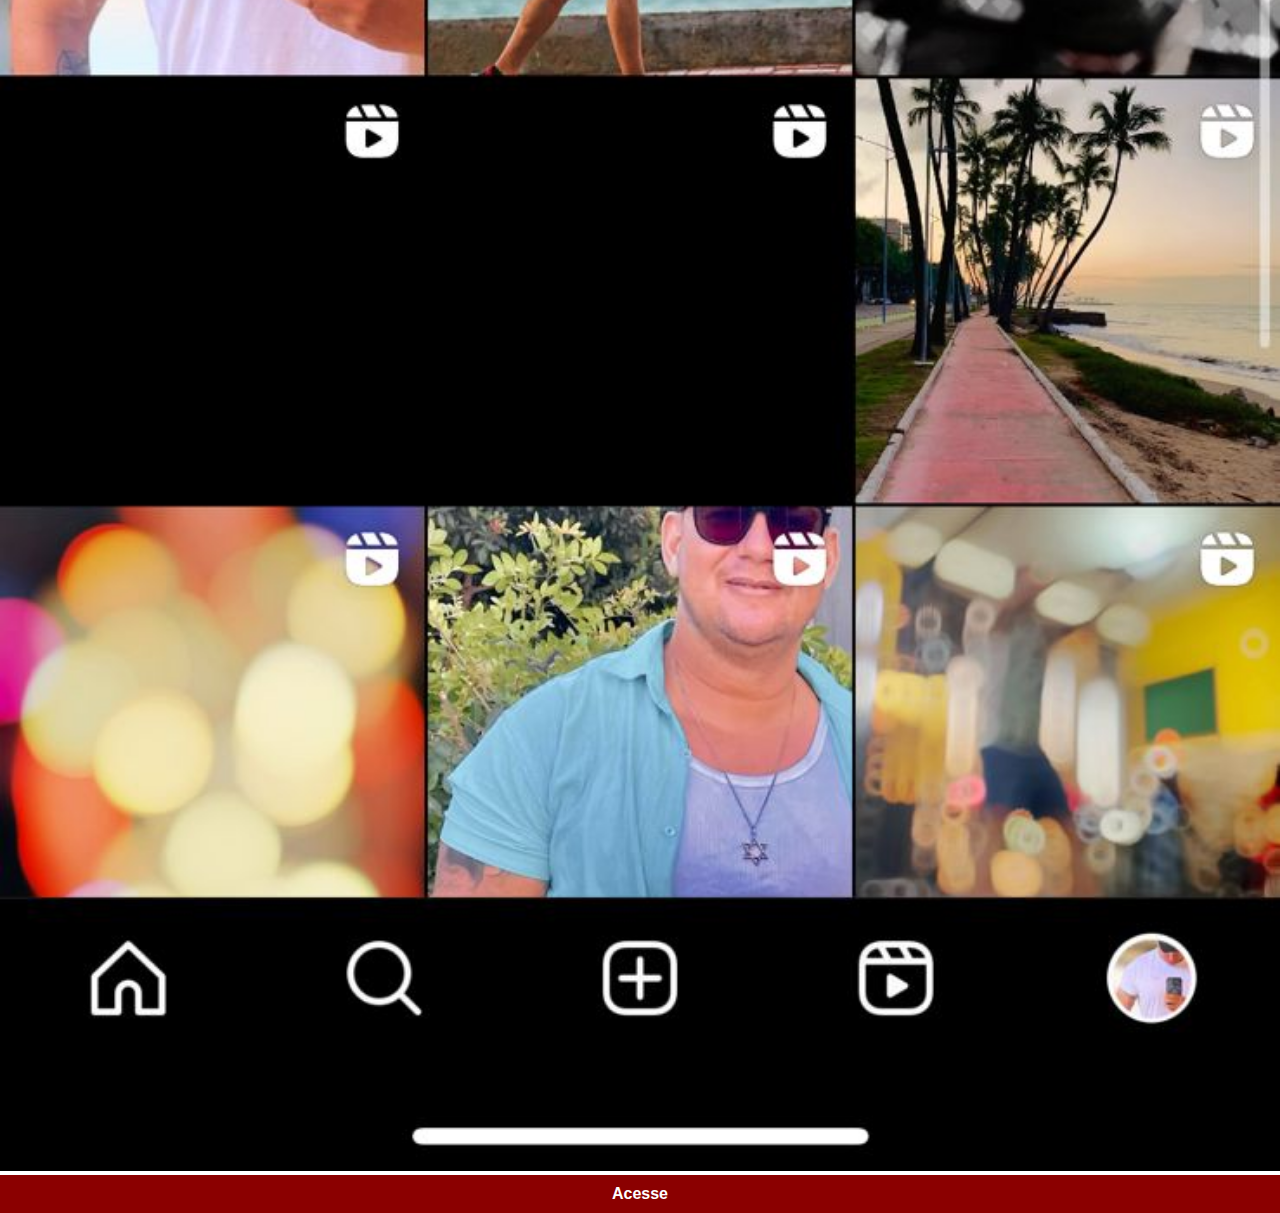
<file: instagram.html>
<!DOCTYPE html>
<html lang="pt-br">
<head>
    <meta charset="UTF-8">
    <meta name="viewport" content="width=device-width, initial-scale=1.0">
    <title>instagram</title>
    <link rel="stylesheet" href="estilos/style-social.css">
    
</head>
<body>
    <img src="imagens/Imagem do WhatsApp de 2024-07-13 à(s) 15.42.36_dcd62b00.jpg" alt="instagram">
    <a href="https://www.instagram.com/renatofagner_/" target="_blank">Acesse</a>
    
</body>
</html>
</file>
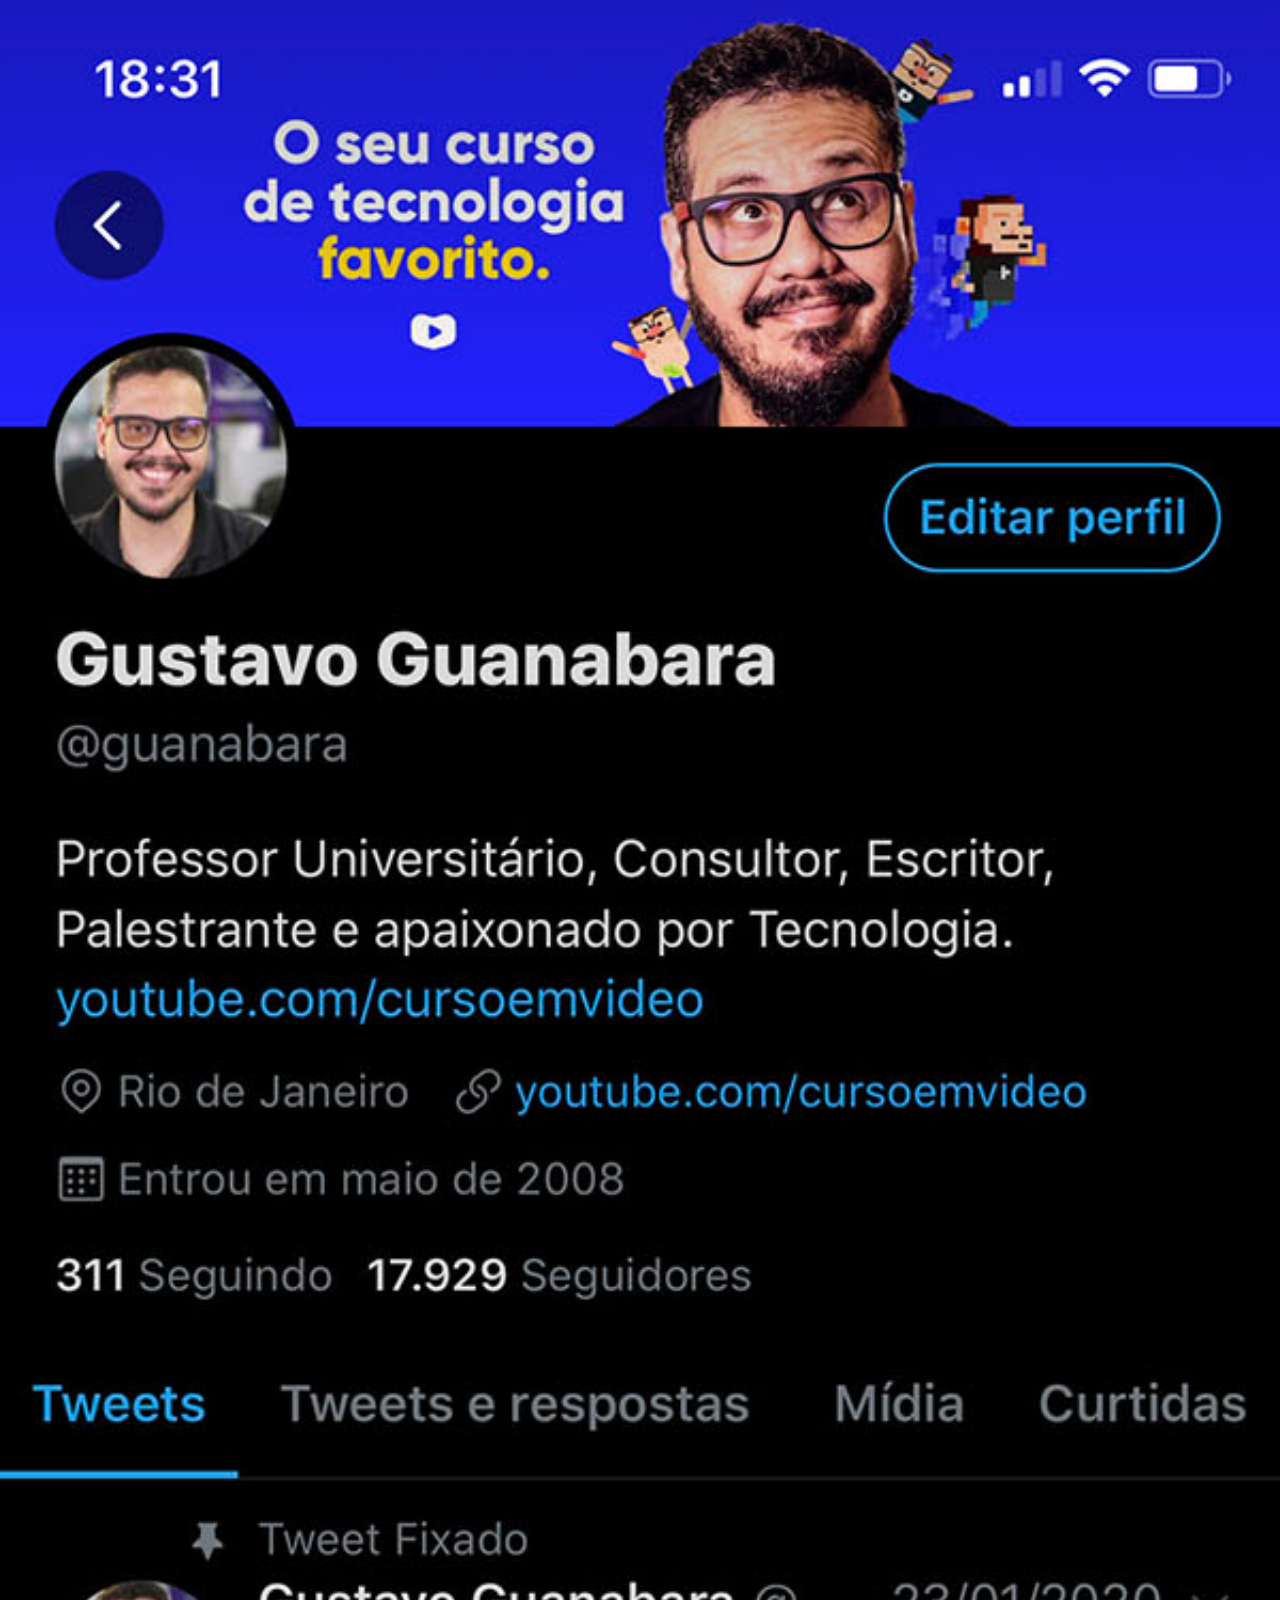
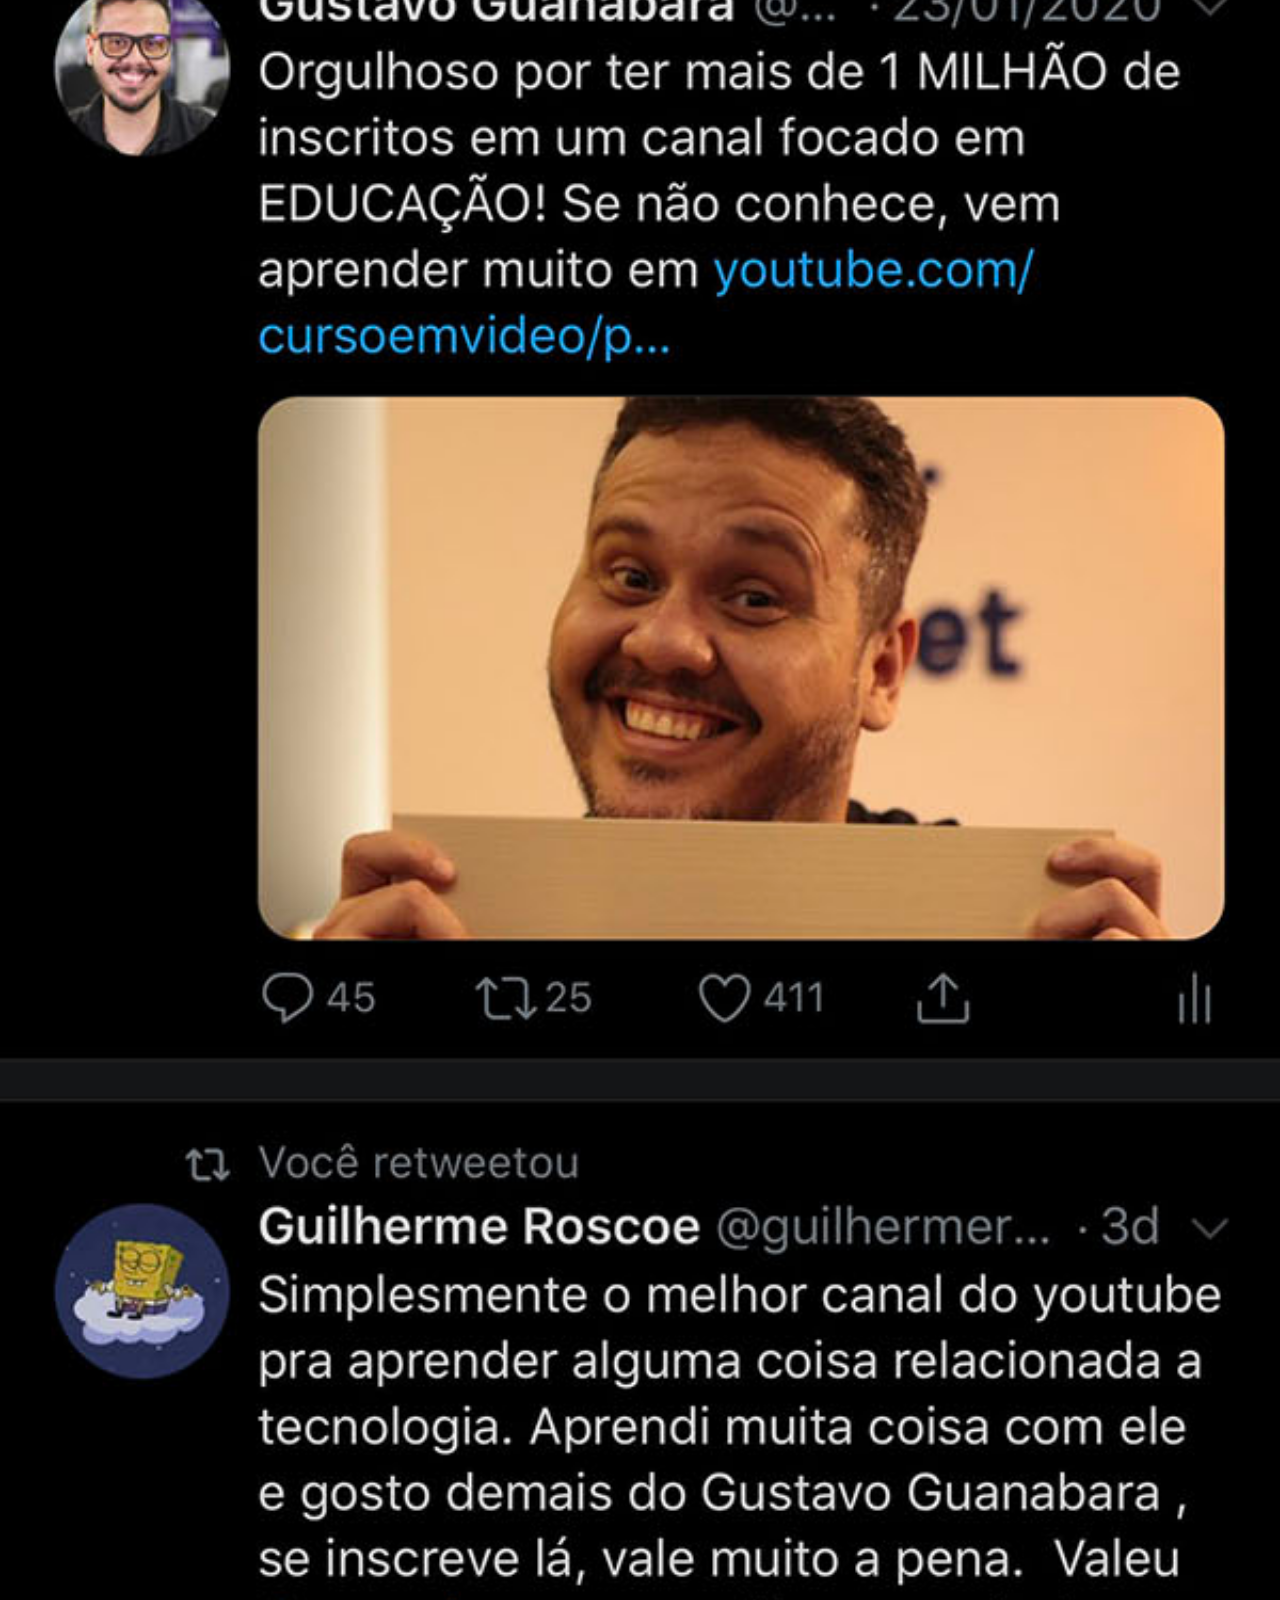
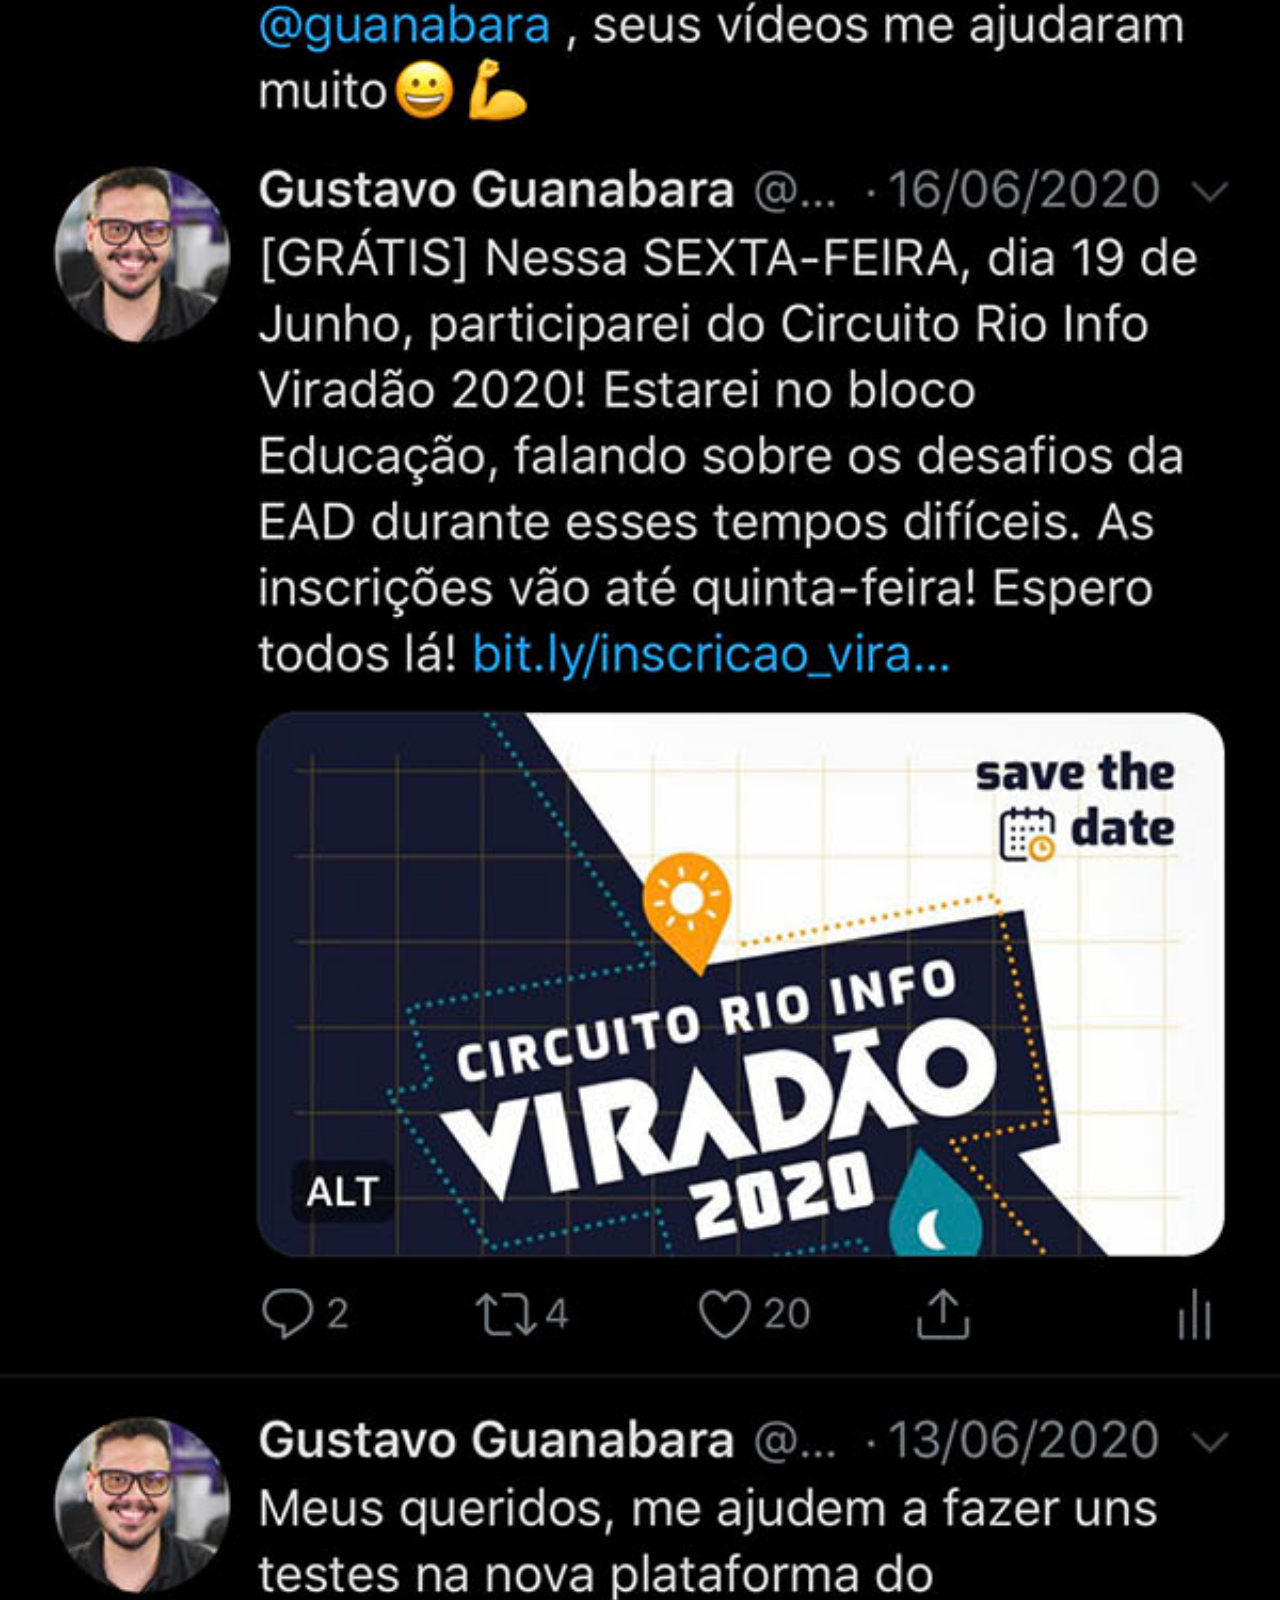
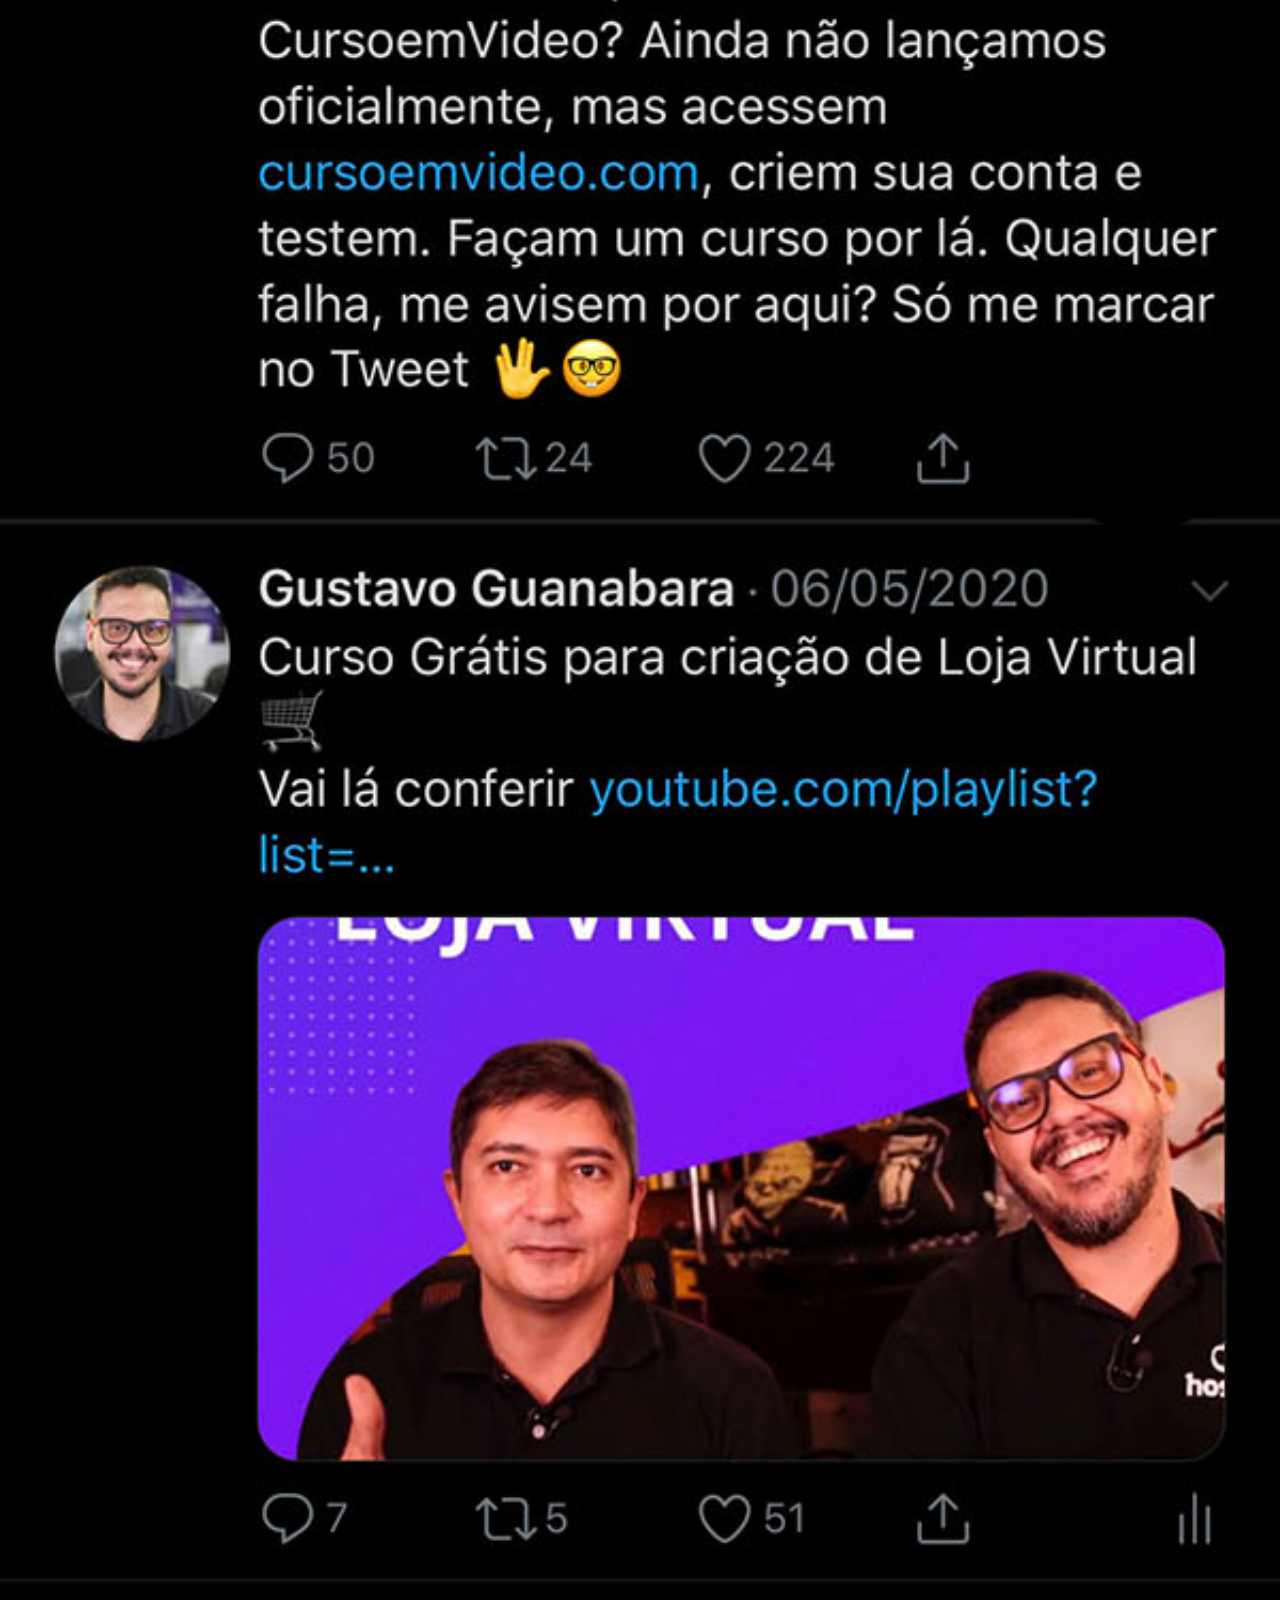
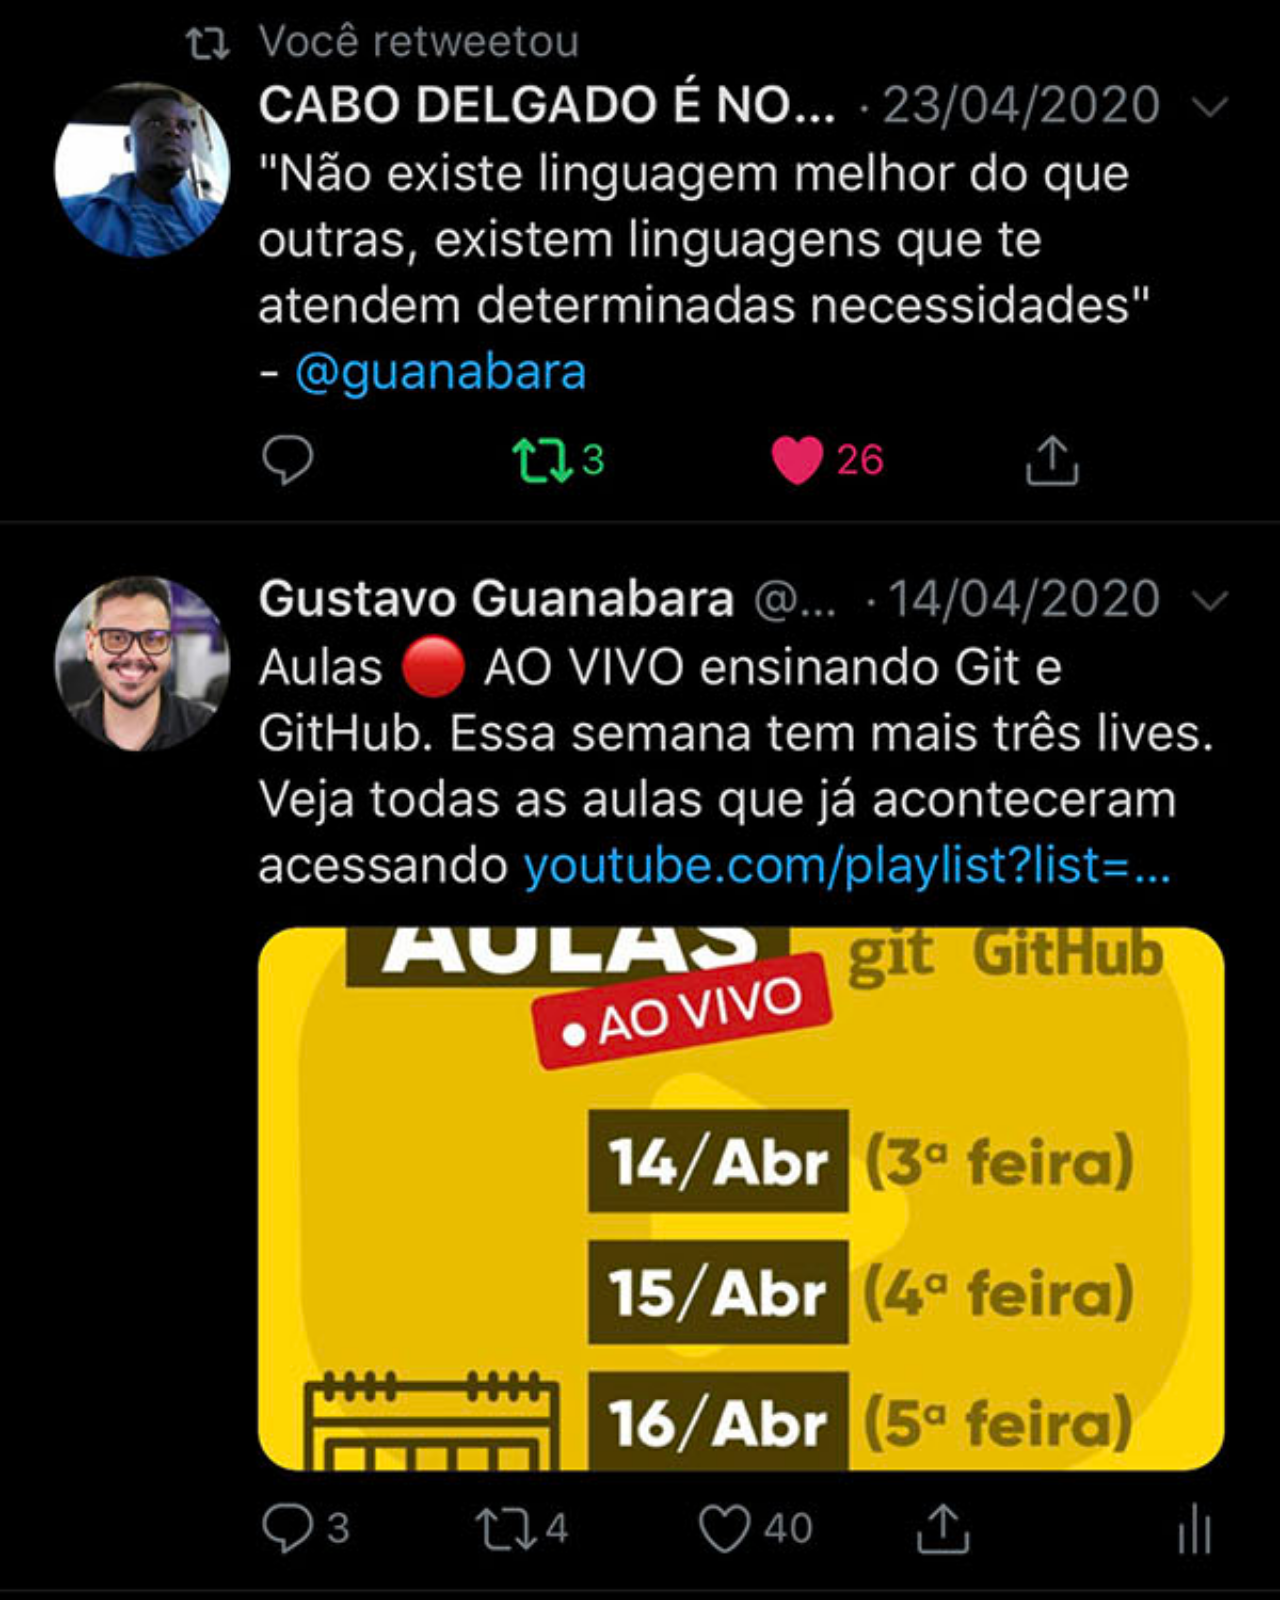
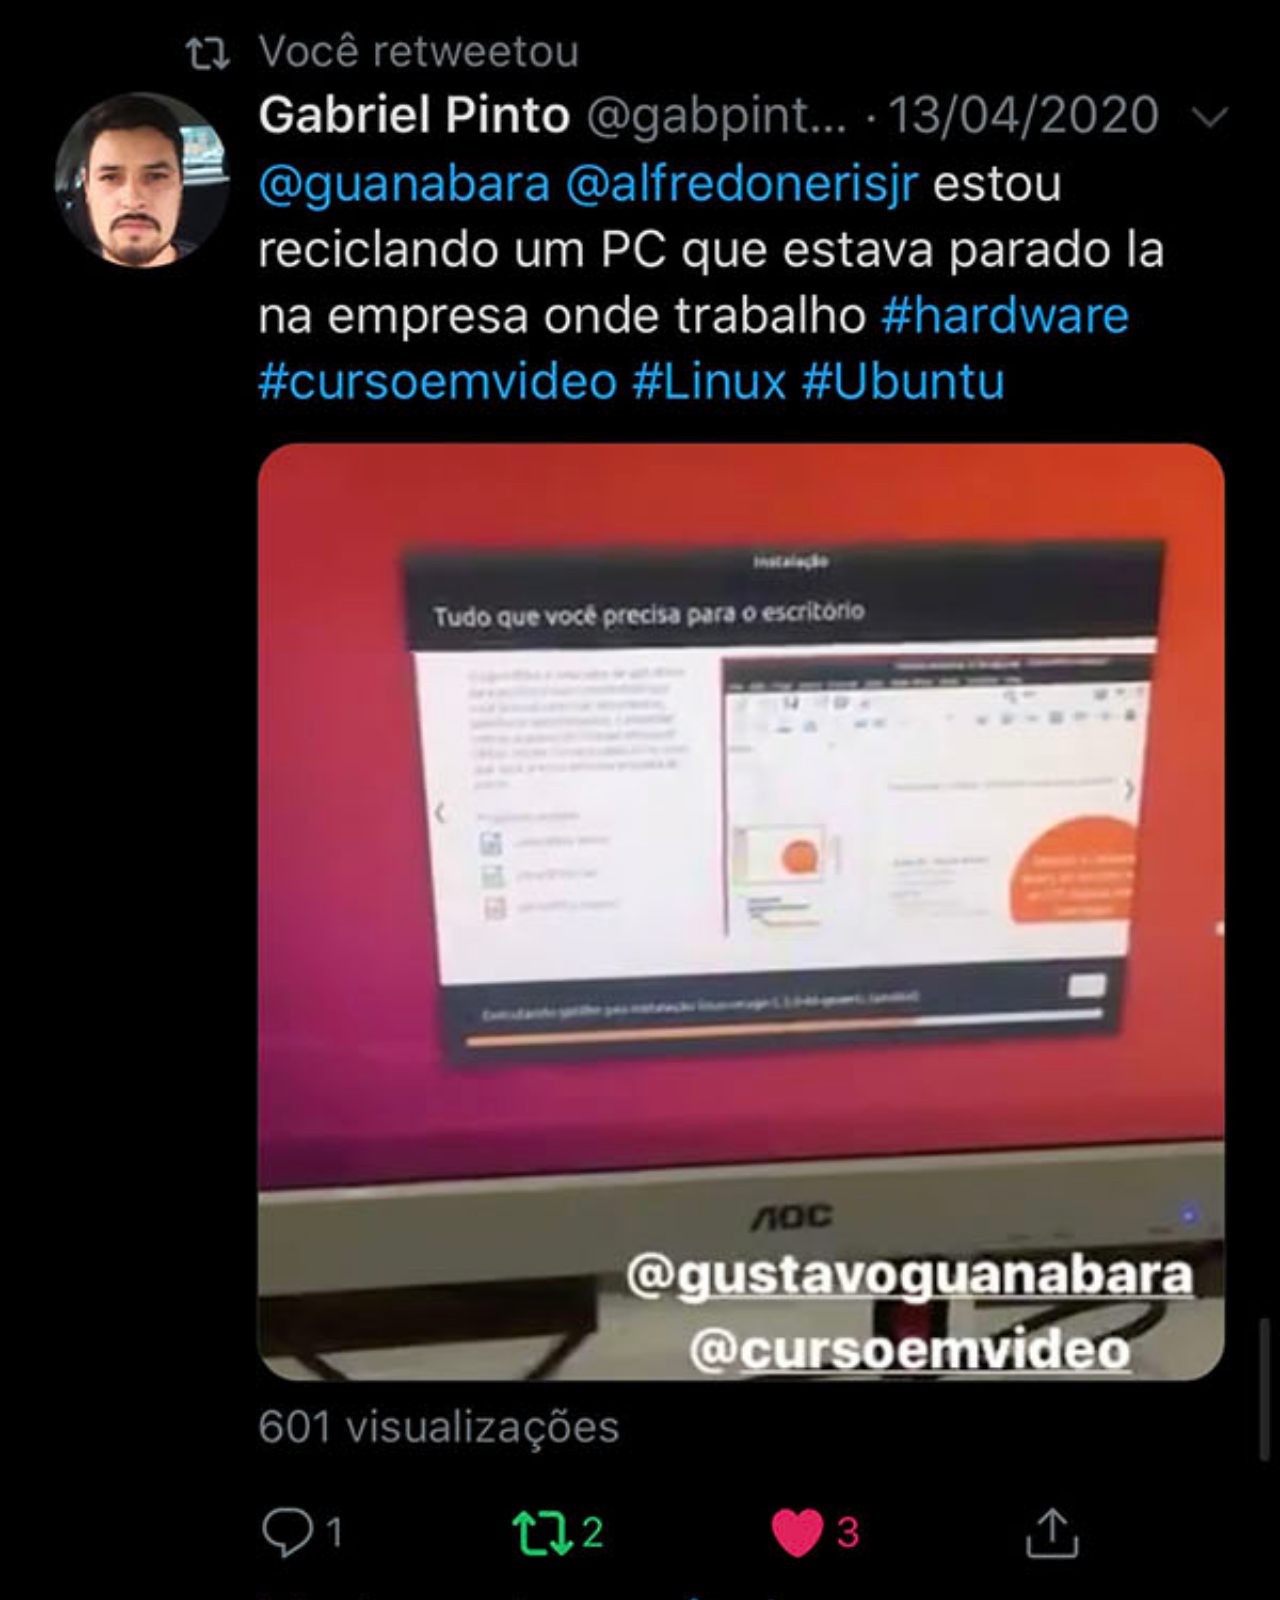
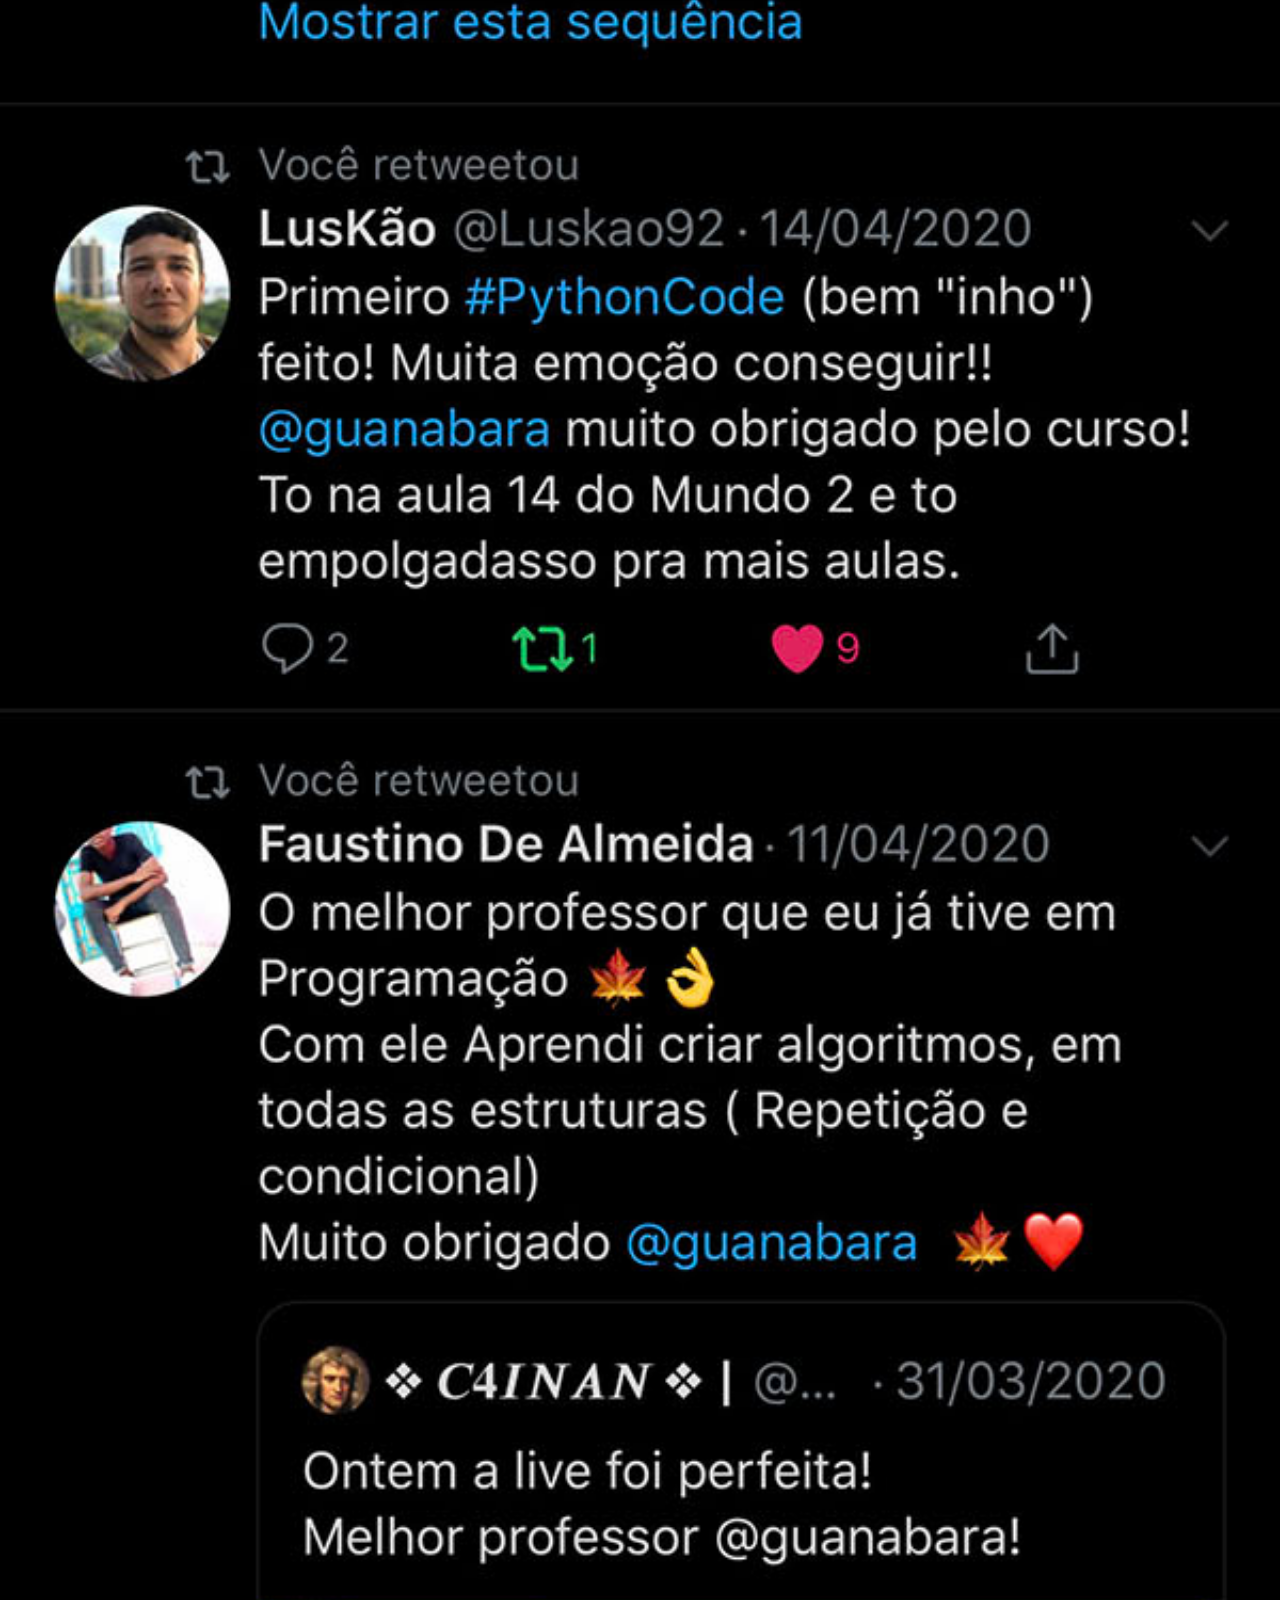
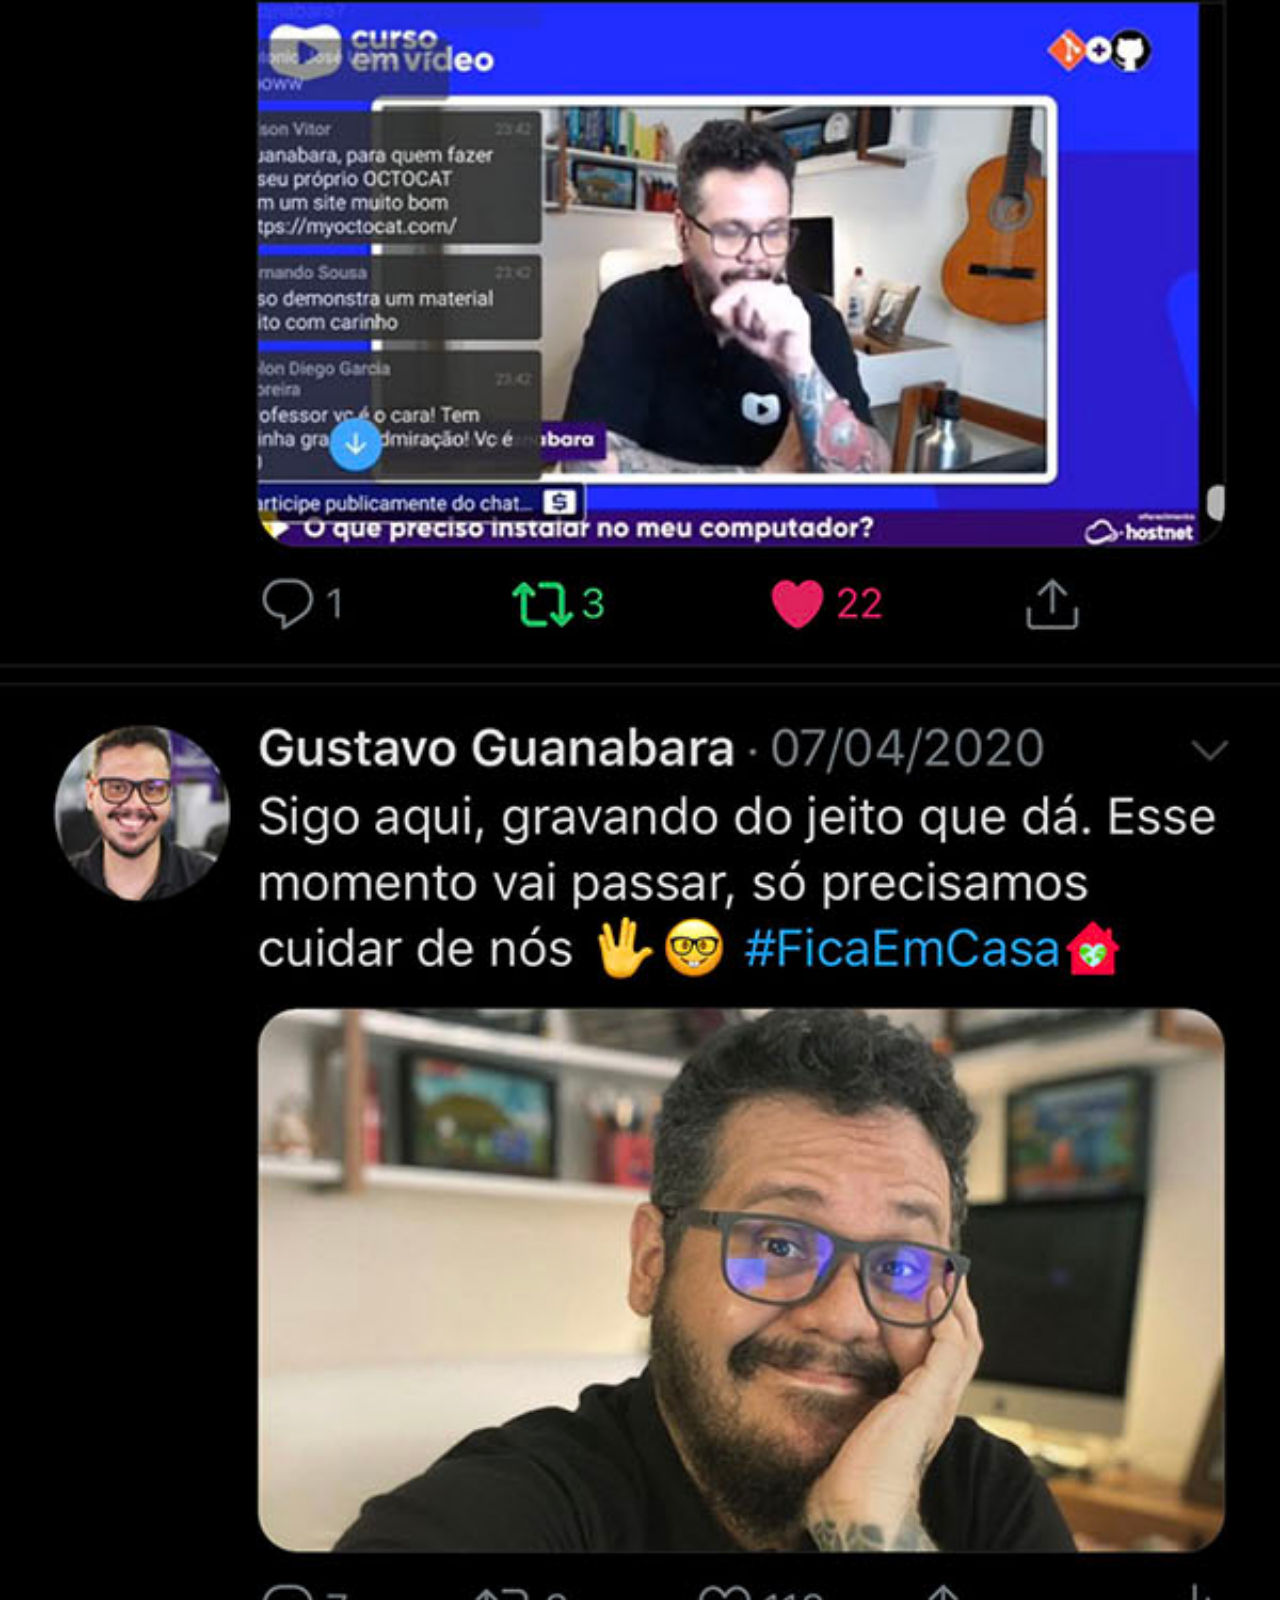
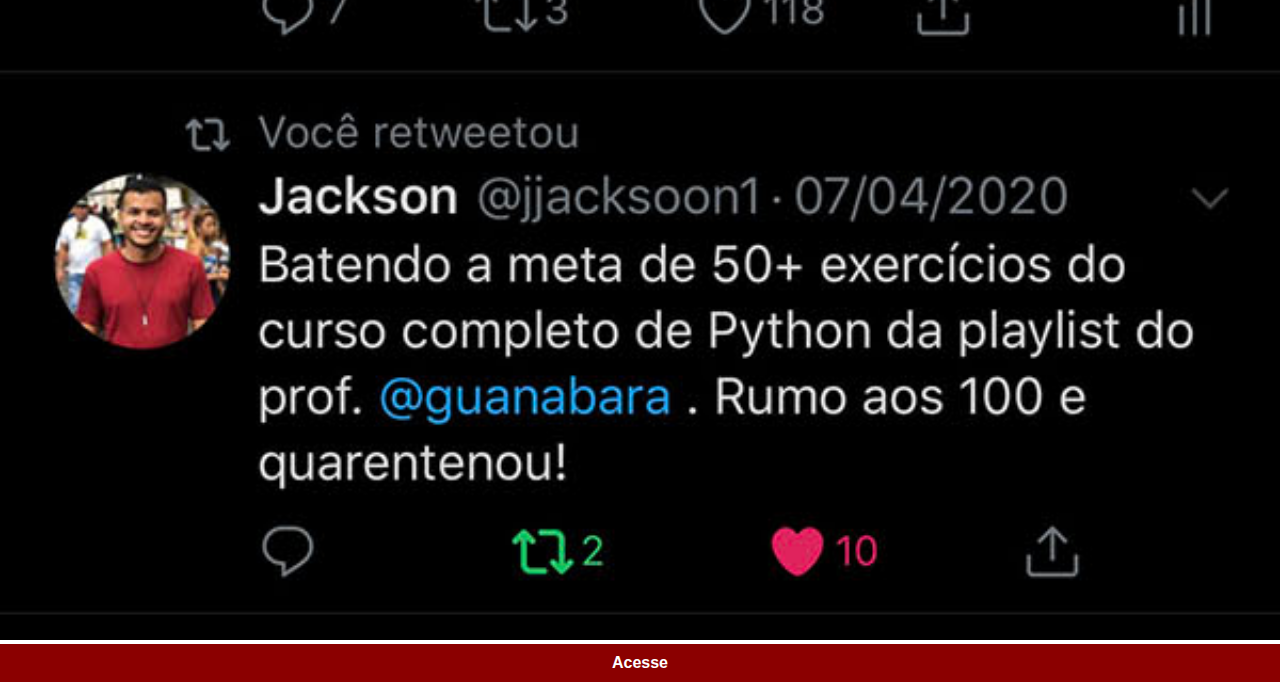
<file: twiter.html>
<!DOCTYPE html>
<html lang="pt-br">
<head>
    <meta charset="UTF-8">
    <meta name="viewport" content="width=device-width, initial-scale=1.0">
    <title>twiter</title>
    <link rel="stylesheet" href="estilos/style-social.css">
    
</head>
<body>
    <img src="imagens/tela-twitter.jpg" alt="twiter">
    <a href="https://x.com/ReNaTyNhOoOO" target="_blank">Acesse</a>
    
</body>
</html>
</file>
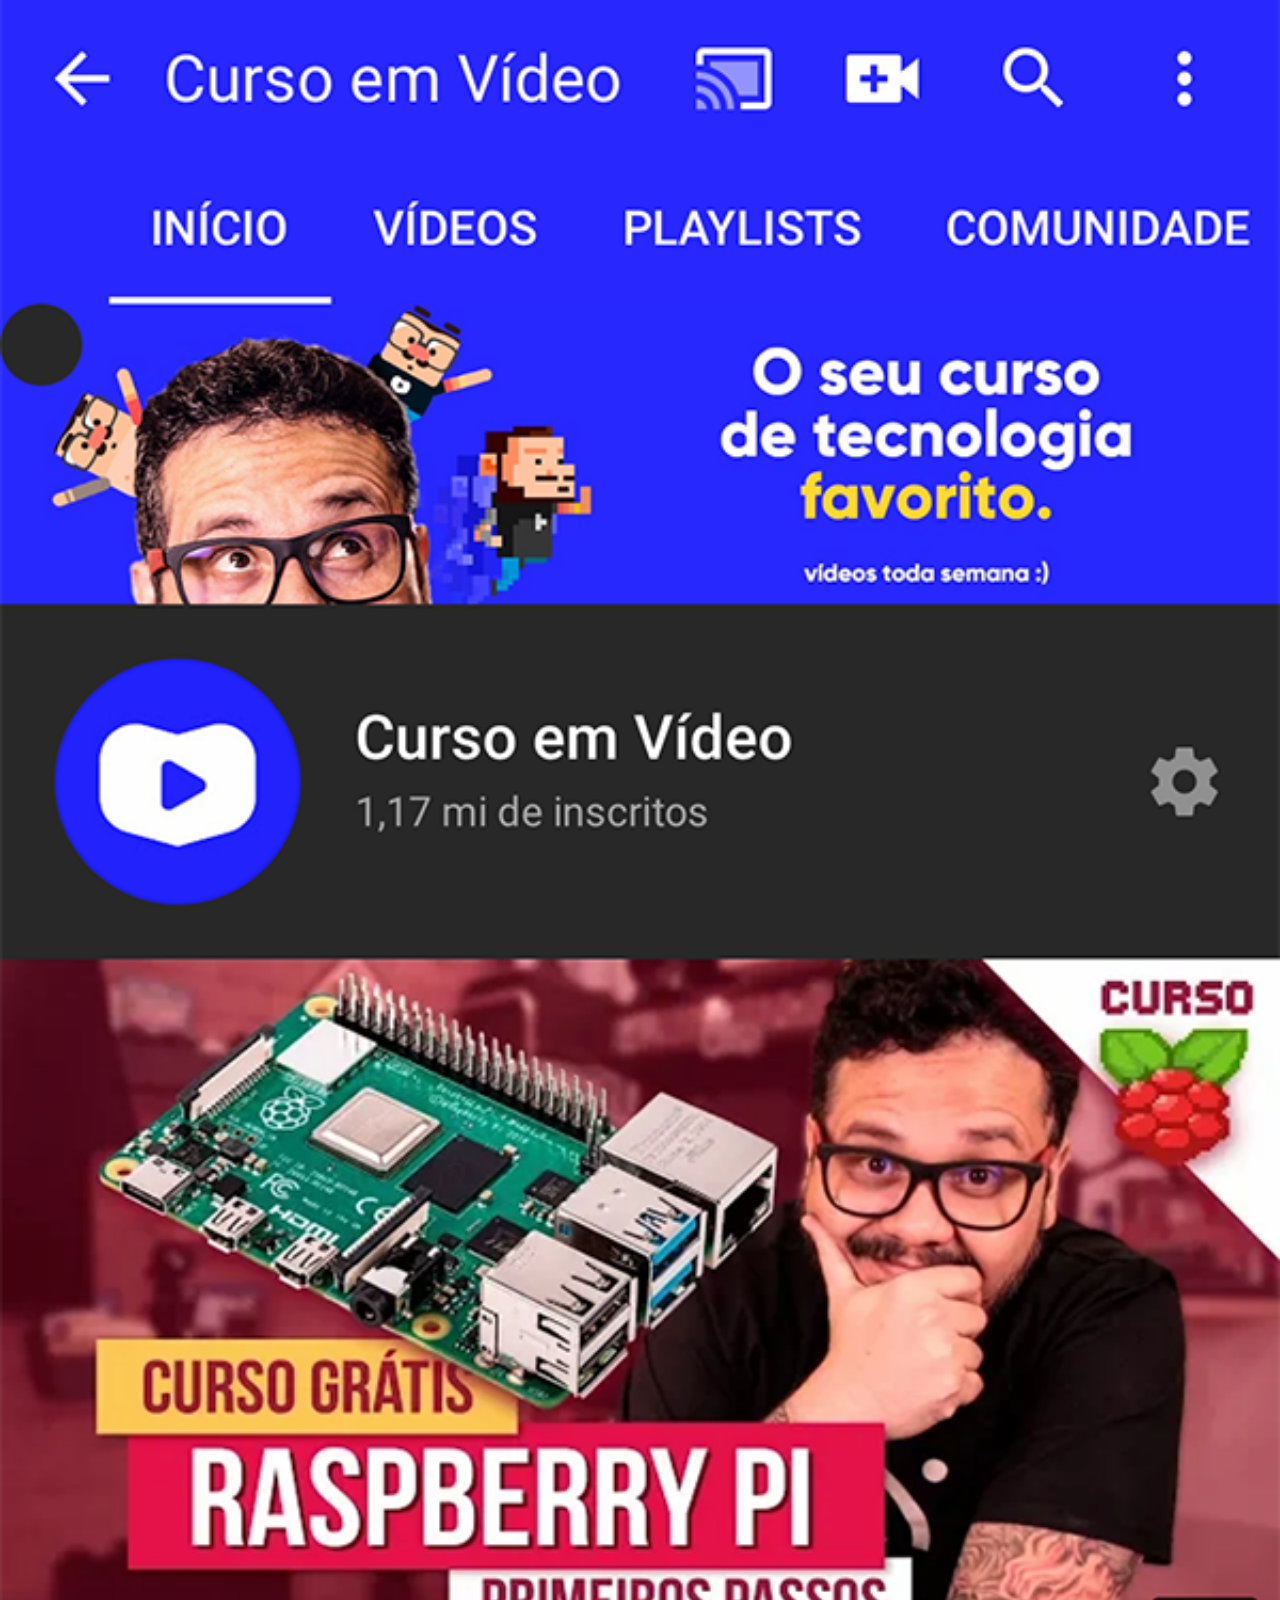
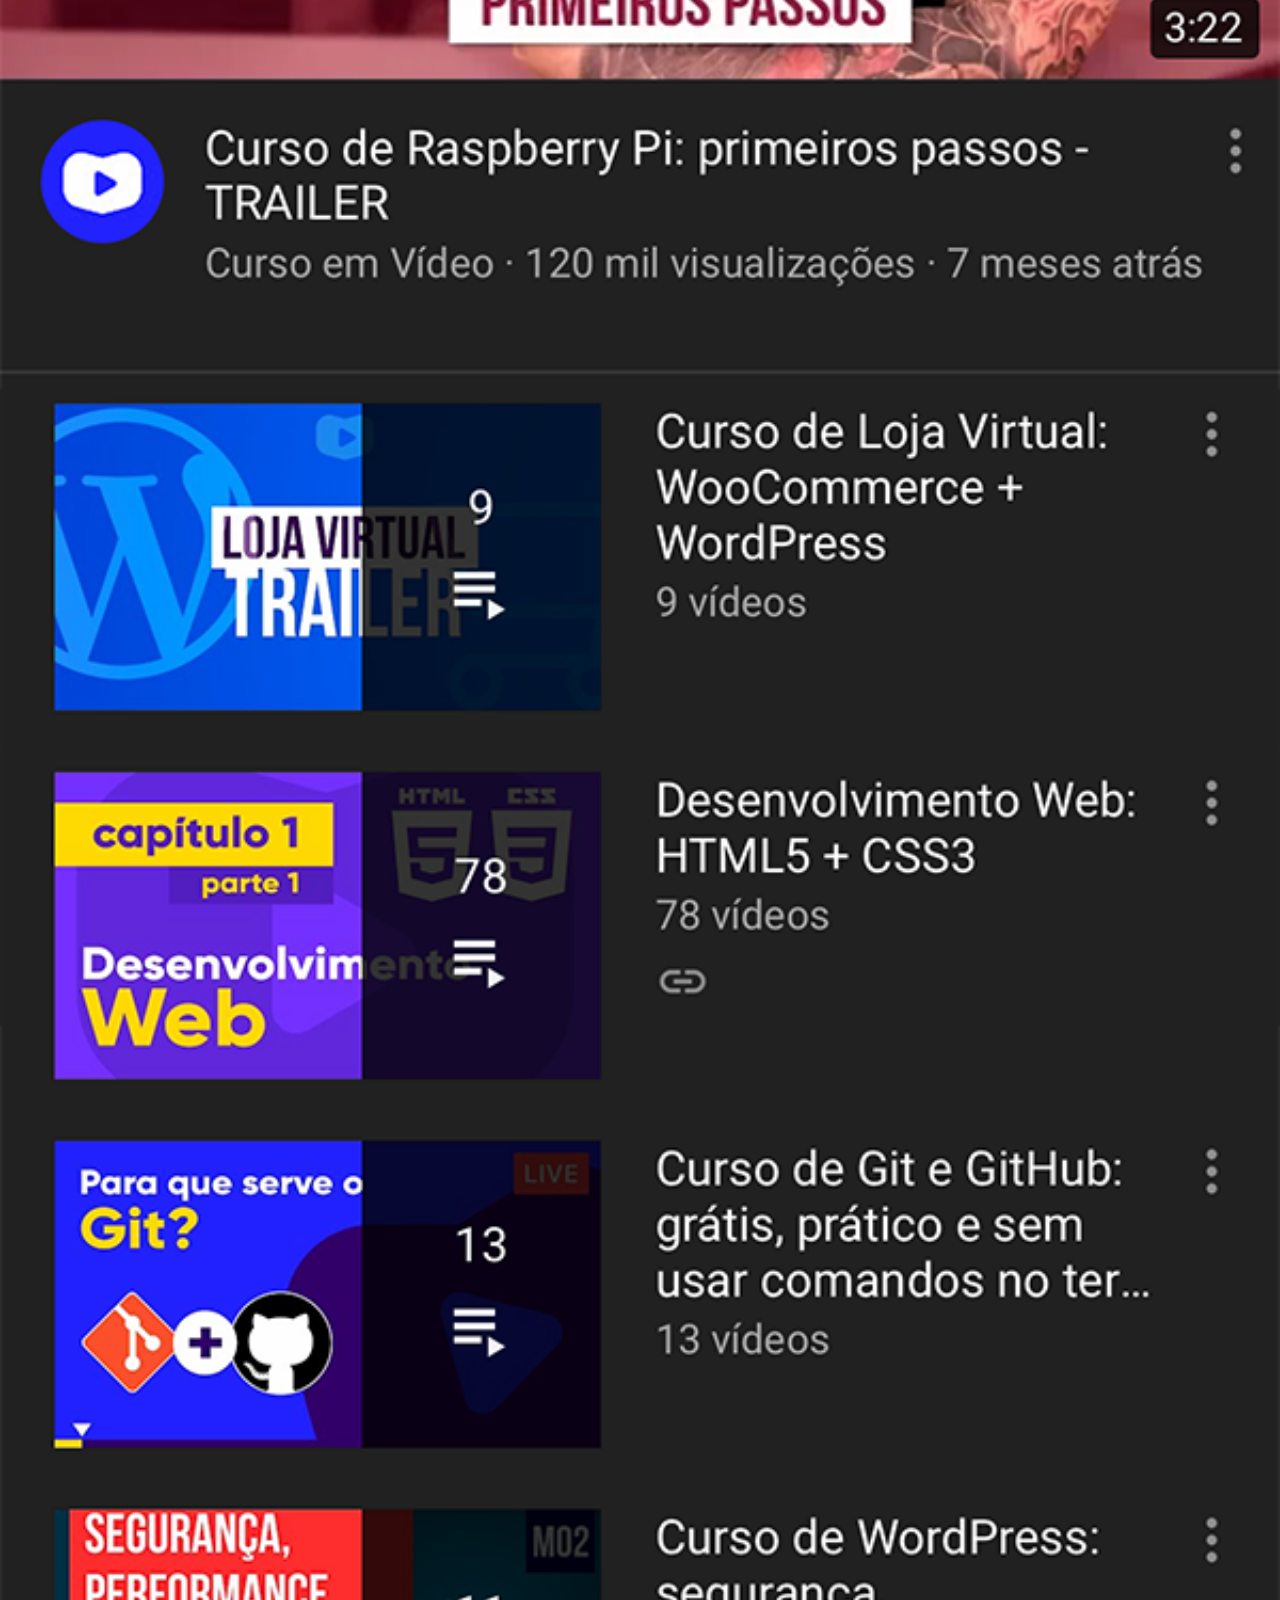
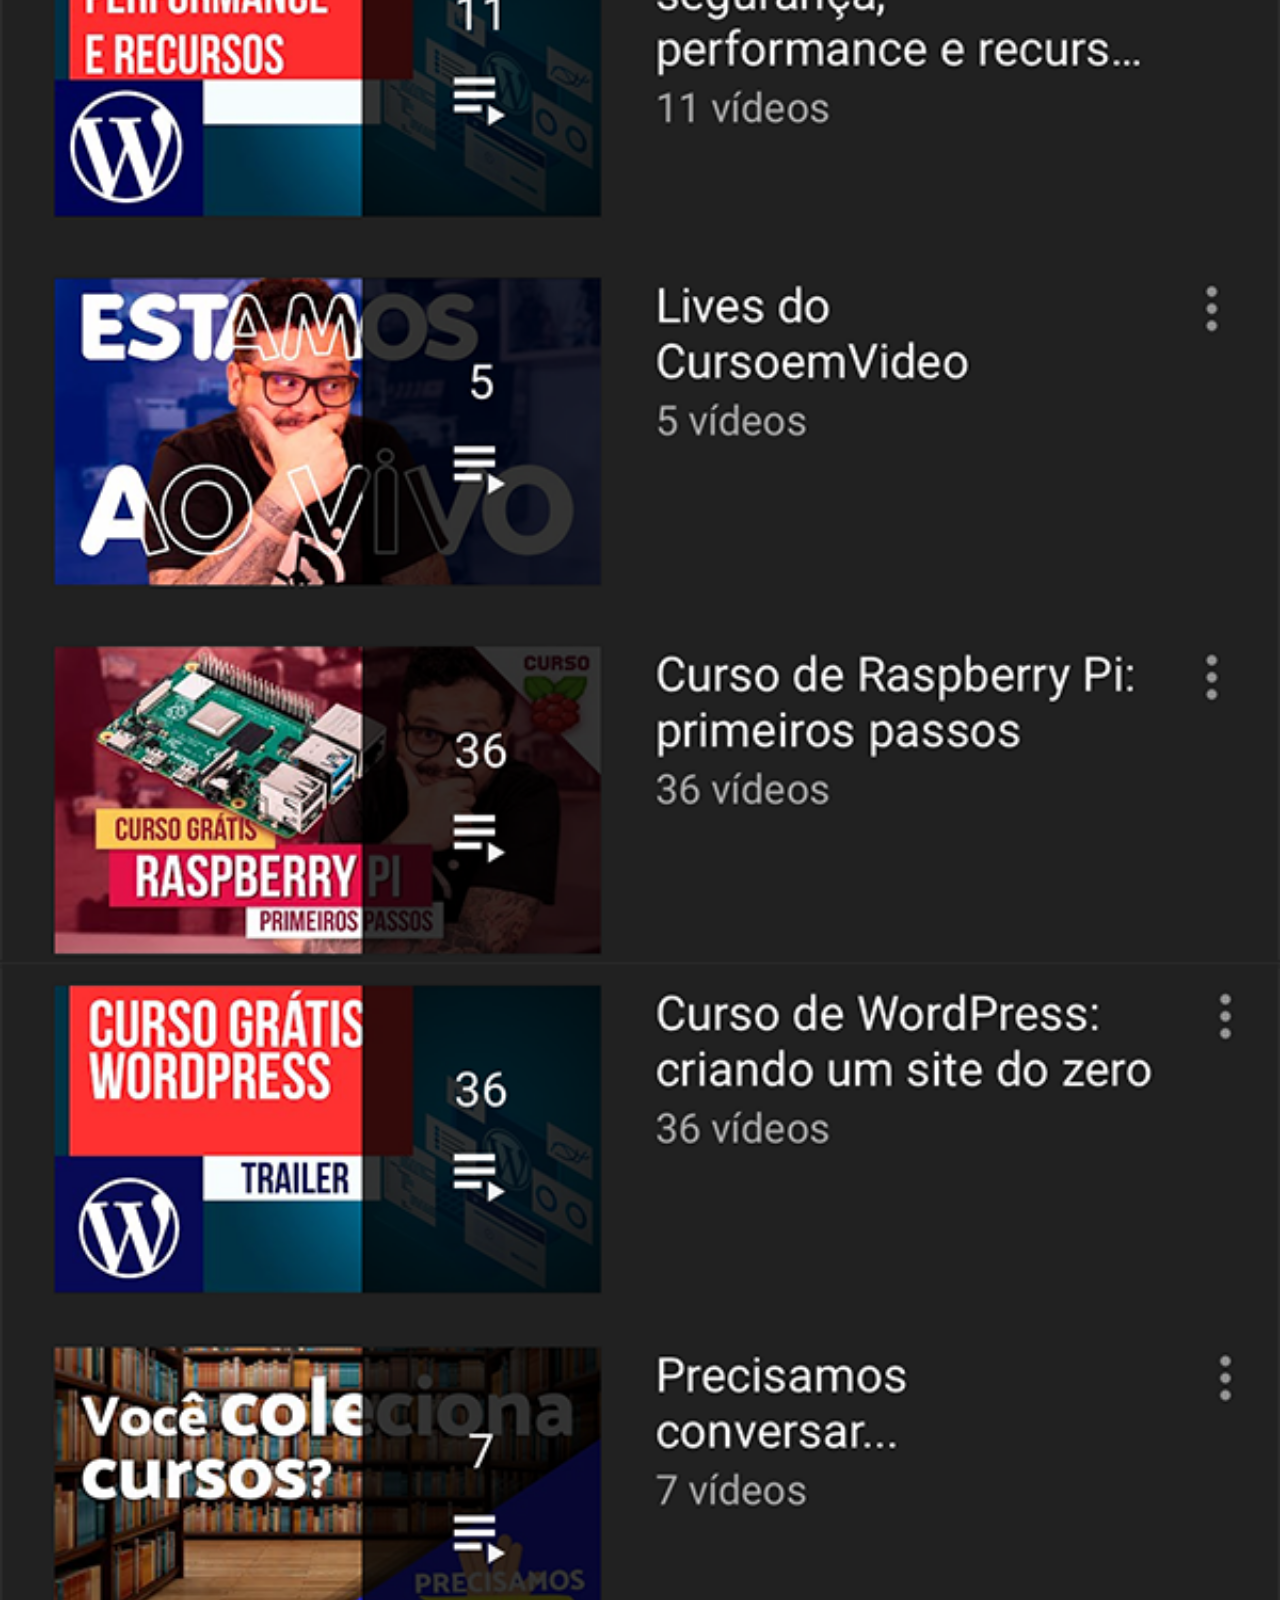
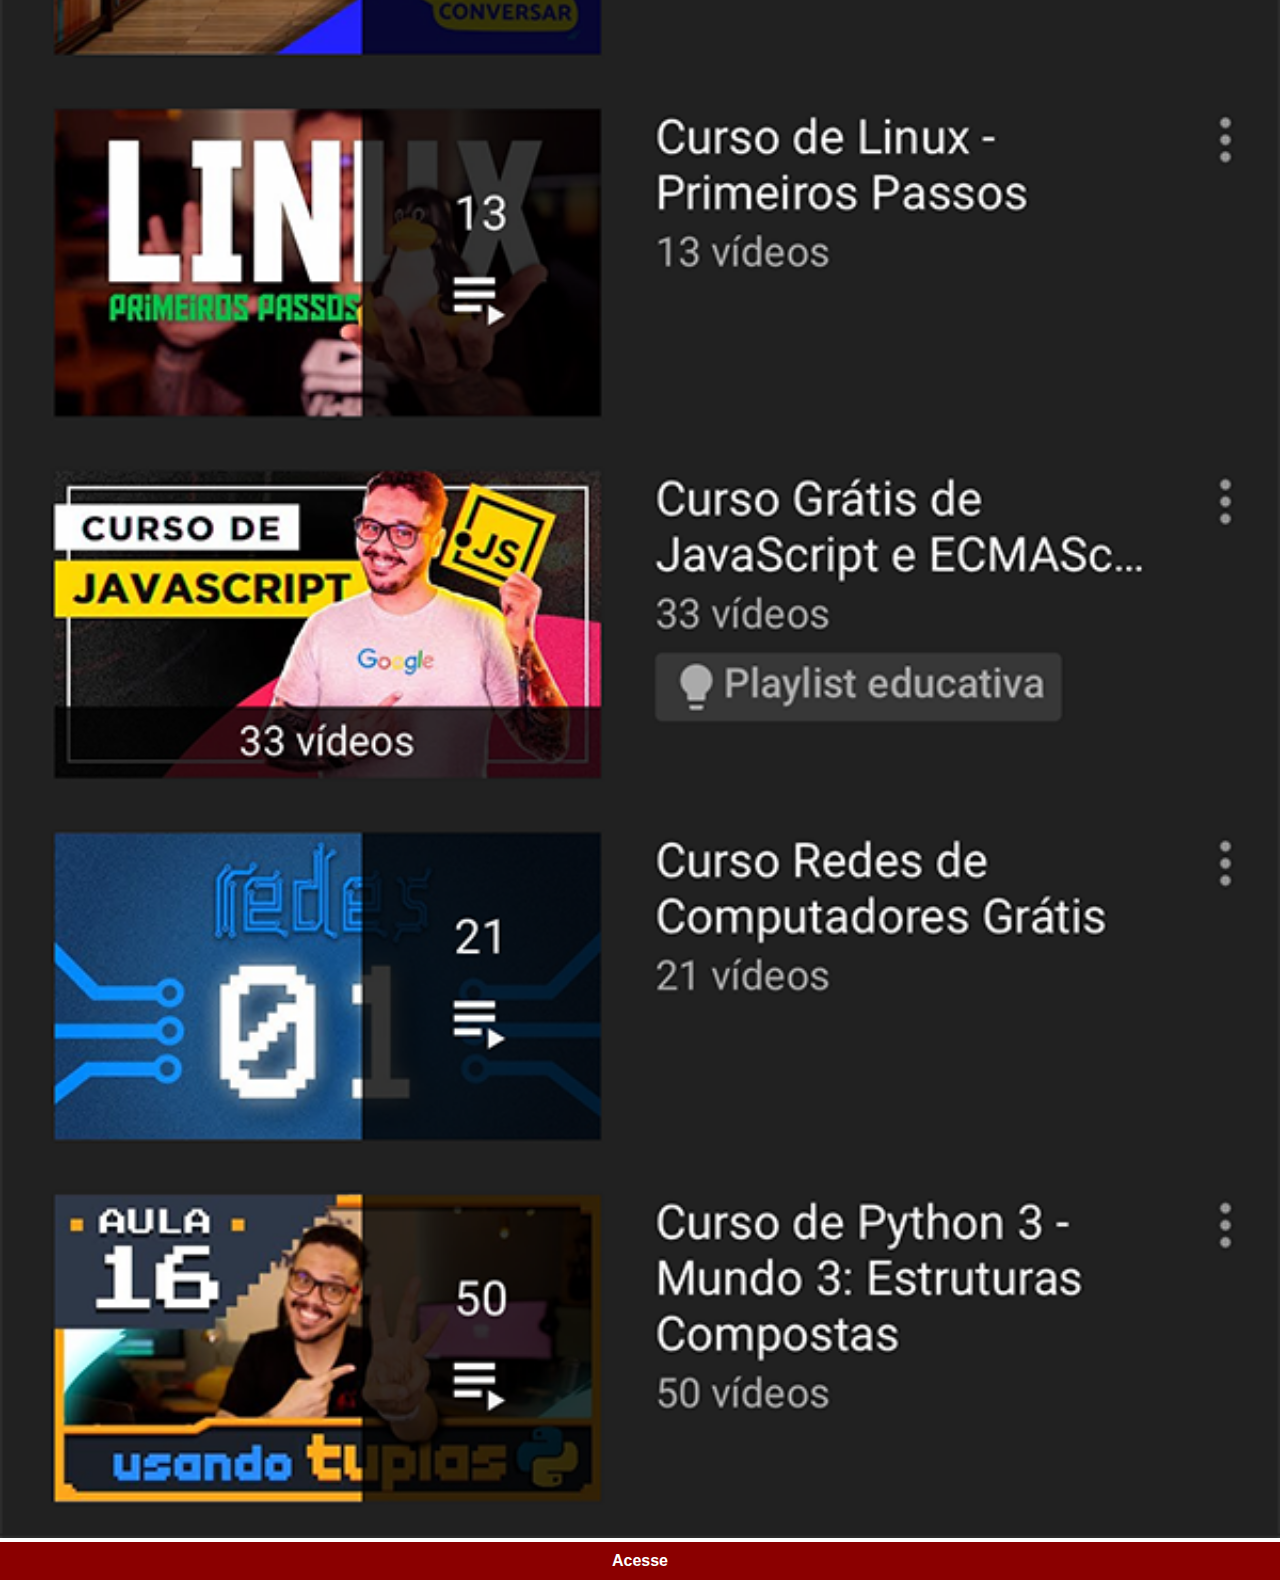
<file: youtube.html>
<!DOCTYPE html>
<html lang="pt-br">
<head>
    <meta charset="UTF-8">
    <meta name="viewport" content="width=device-width, initial-scale=1.0">
    <title>youtube</title>
    <link rel="stylesheet" href="estilos/style-social.css">
  
</head>
<body>
    <img src="imagens/tela-youtube.png" alt="youtube">
    <a href="https://www.youtube.com/@renatorodrigues84" target="_blank">Acesse</a>
    
</body>
</html>
</file>
<file: estilos/style.css>
@charset "UTF-8";


*{
    margin: 0px;
    padding: 0px;
    font-family: Arial, Helvetica, sans-serif;
}
html, body{
    height: 100vh;
    width: 100vw;
    background-color: black;
}
body{
    background: url('../imagens/fundo-madeira.jpg')no-repeat
     top center;
     background-size: cover;
     background-attachment: fixed;
}
main{
    height: 100vh;
    position: relative;
    
}
section#telefone{
    position: absolute;
    top: 50%;
    left: 50%;
    transform: translate(-50%, -50%);
    height: 627px;
    width: 311px;
    background: url('../imagens/frame-iphone.png')no-repeat;
}
iframe#tela{
    position: relative;
    top: 82px;
    left: 22px;
    width: 267px;
    height: 471px;

}
section#redes-sociais{
    text-align: right;
}
section#redes-sociais img{
    width: 80px;
    margin: 10px;
    border-radius: 50%;
    box-sizing: 2px 2px 5px rgba(0, 0, 0, 0.342);
    box-sizing: border-box;
}
section#redes-sociais img:hover{
    border: 4px solid rgba(255, 255, 255, 0.469);
    transform: translate(-3px , -3px);
    transition: transform 0.8s;
    box-shadow: 5px 5px 10px rgba(15, 10, 10, 0.428);
}
</file>
<file: estilos/style-social.css>
@charset "UTF-8";

*{
    margin: 0px;
    padding: 0px;
    font-family: Arial, Helvetica, sans-serif;
}
::-webkit-scrollbar{
    width: 0px;
    height: 0px;
}
img{
    width: 100vw;
  
}
a{
    display: block;
    background-color:darkred;
    padding: 10px;
    text-align: center;
    color: white;
    font-weight: bolder;
    text-decoration: none;

}
a:hover{
    background-color:red;
    text-decoration: underline;
}
</file>
